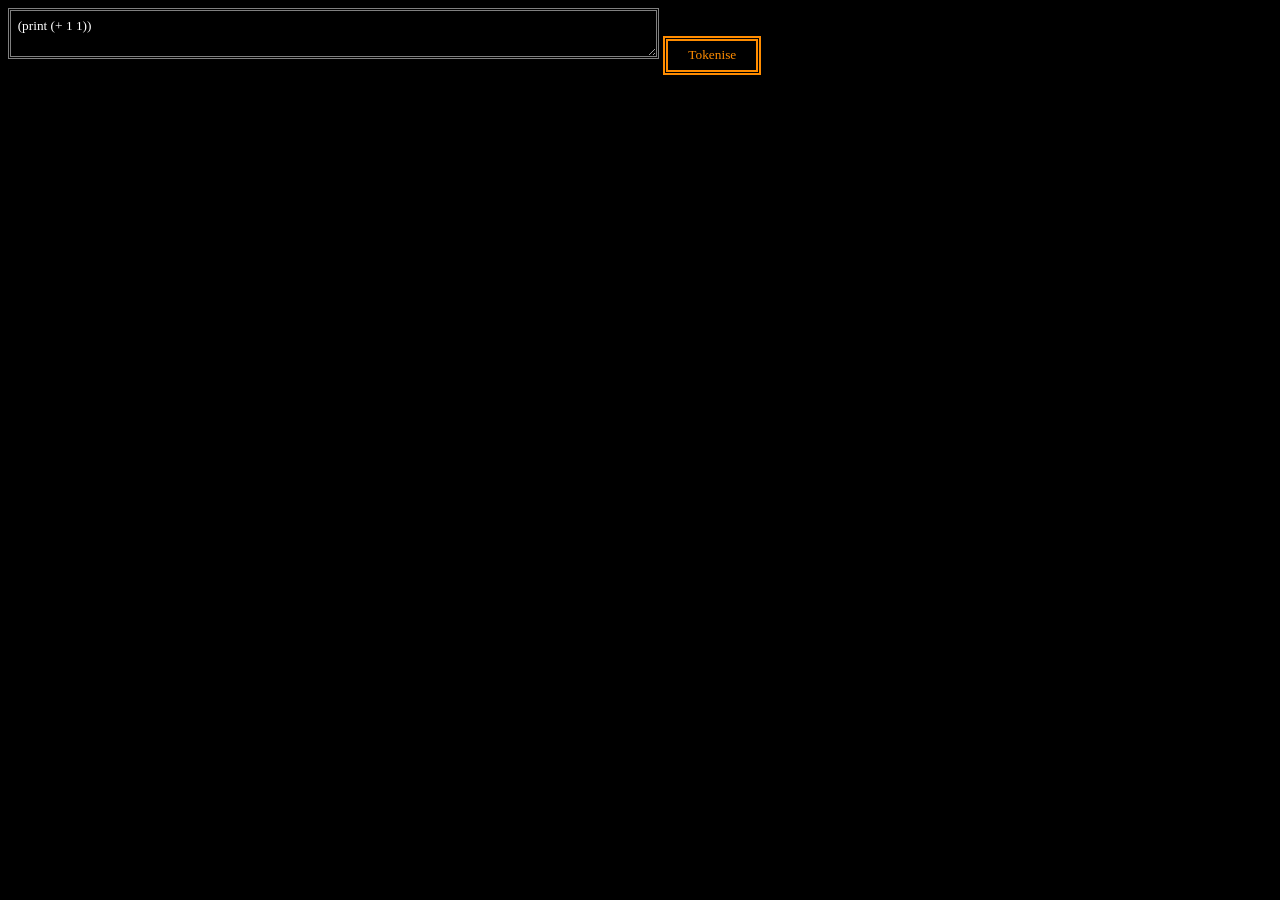
<file: index.html>
<!DOCTYPE html>
<html>
  <head>
    <link rel="stylesheet" href="styles.css" />
  </head>
  <body>
    <textarea id="input">(print (+ 1 1))</textarea>
    
    <button id="tokenise">Tokenise</button>
    
    <script src="script.js"></script>
  </body>
</html>
</file>
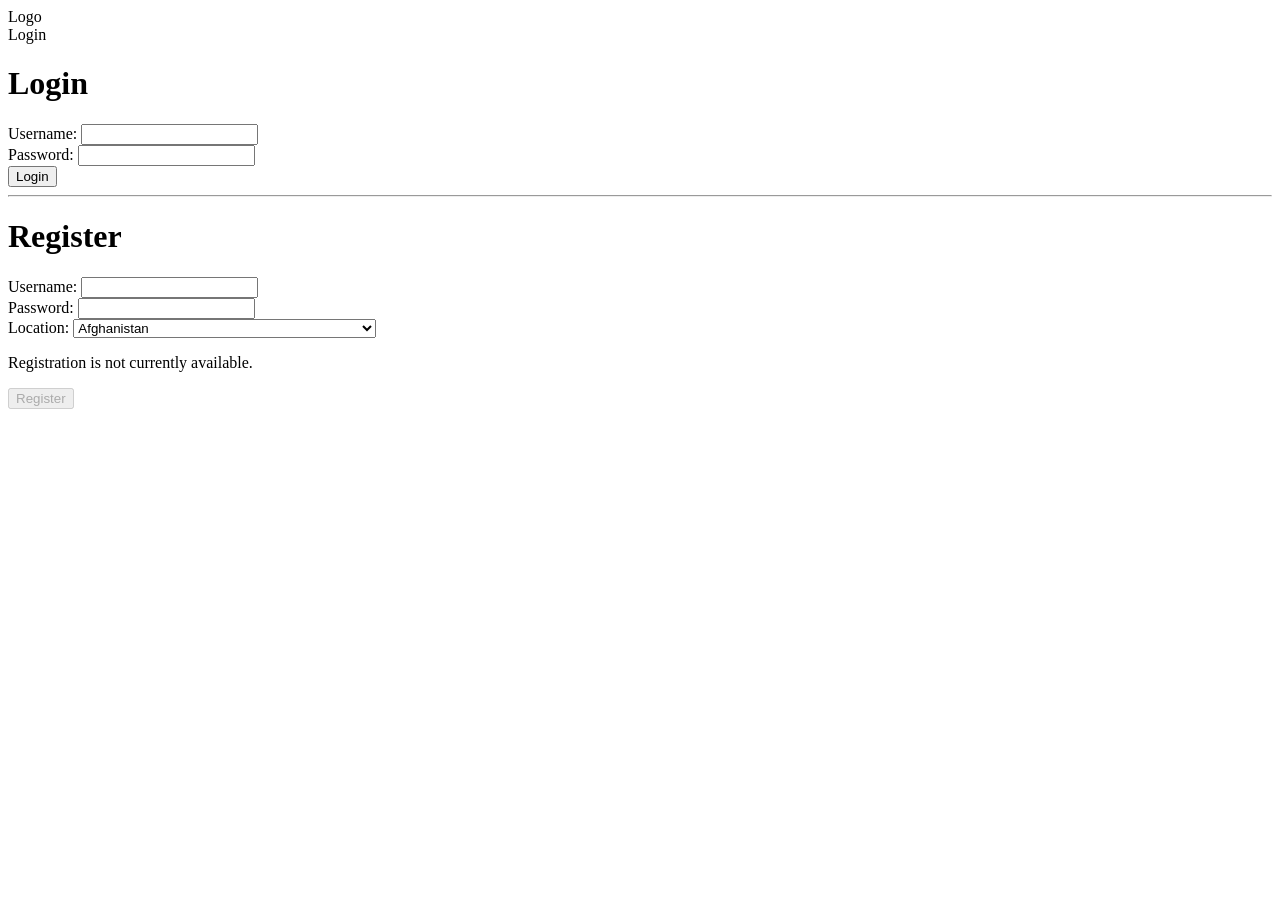
<file: login/index.html>
<!DOCTYPE html>
<html lang="en">
  <head>
    <meta name="viewport" content="width=device-width" />
    <meta name="title" content="Login" />
    <meta name="description" content="Login" />

    <!-- <link rel="stylesheet" href="styles.css" /> -->
  </head>
  <body>
    <header>
      <div>Logo</div>
      <div>Login</div>
    </header>
    <main>
      <h1>Login</h1>
      
      <div>
        <label for="username">Username:</label>
        <input type="text" id="username" />
      </div>
      <div>
        <label for="password">Password:</label>
        <input type="password" id="password" />
      </div>
      <div>
        <button>Login</button>
      </div>
      
      <hr>
      
      <h1>Register</h1>
      
      <div>
        <label for="reg-username">Username:</label>
        <input type="text" id="reg-username" />
      </div>
      <div>
        <label for="reg-password">Password:</label>
        <input type="password" id="reg-password" />
      </div>
      <div>
        <label for="reg-location">Location:</label>
        <select id="reg-location">
        	<option value="AF">Afghanistan</option>
        	<option value="AX">Åland Islands</option>
        	<option value="AL">Albania</option>
        	<option value="DZ">Algeria</option>
        	<option value="AS">American Samoa</option>
        	<option value="AD">Andorra</option>
        	<option value="AO">Angola</option>
        	<option value="AI">Anguilla</option>
        	<option value="AQ">Antarctica</option>
        	<option value="AG">Antigua and Barbuda</option>
        	<option value="AR">Argentina</option>
        	<option value="AM">Armenia</option>
        	<option value="AW">Aruba</option>
        	<option value="AU">Australia</option>
        	<option value="AT">Austria</option>
        	<option value="AZ">Azerbaijan</option>
        	<option value="BS">Bahamas</option>
        	<option value="BH">Bahrain</option>
        	<option value="BD">Bangladesh</option>
        	<option value="BB">Barbados</option>
        	<option value="BY">Belarus</option>
        	<option value="BE">Belgium</option>
        	<option value="BZ">Belize</option>
        	<option value="BJ">Benin</option>
        	<option value="BM">Bermuda</option>
        	<option value="BT">Bhutan</option>
        	<option value="BO">Bolivia, Plurinational State of</option>
        	<option value="BQ">Bonaire, Sint Eustatius and Saba</option>
        	<option value="BA">Bosnia and Herzegovina</option>
        	<option value="BW">Botswana</option>
        	<option value="BV">Bouvet Island</option>
        	<option value="BR">Brazil</option>
        	<option value="IO">British Indian Ocean Territory</option>
        	<option value="BN">Brunei Darussalam</option>
        	<option value="BG">Bulgaria</option>
        	<option value="BF">Burkina Faso</option>
        	<option value="BI">Burundi</option>
        	<option value="KH">Cambodia</option>
        	<option value="CM">Cameroon</option>
        	<option value="CA">Canada</option>
        	<option value="CV">Cape Verde</option>
        	<option value="KY">Cayman Islands</option>
        	<option value="CF">Central African Republic</option>
        	<option value="TD">Chad</option>
        	<option value="CL">Chile</option>
        	<option value="CN">China</option>
        	<option value="CX">Christmas Island</option>
        	<option value="CC">Cocos (Keeling) Islands</option>
        	<option value="CO">Colombia</option>
        	<option value="KM">Comoros</option>
        	<option value="CG">Congo</option>
        	<option value="CD">Congo, the Democratic Republic of the</option>
        	<option value="CK">Cook Islands</option>
        	<option value="CR">Costa Rica</option>
        	<option value="CI">Côte d'Ivoire</option>
        	<option value="HR">Croatia</option>
        	<option value="CU">Cuba</option>
        	<option value="CW">Curaçao</option>
        	<option value="CY">Cyprus</option>
        	<option value="CZ">Czech Republic</option>
        	<option value="DK">Denmark</option>
        	<option value="DJ">Djibouti</option>
        	<option value="DM">Dominica</option>
        	<option value="DO">Dominican Republic</option>
        	<option value="EC">Ecuador</option>
        	<option value="EG">Egypt</option>
        	<option value="SV">El Salvador</option>
        	<option value="GQ">Equatorial Guinea</option>
        	<option value="ER">Eritrea</option>
        	<option value="EE">Estonia</option>
        	<option value="ET">Ethiopia</option>
        	<option value="FK">Falkland Islands (Malvinas)</option>
        	<option value="FO">Faroe Islands</option>
        	<option value="FJ">Fiji</option>
        	<option value="FI">Finland</option>
        	<option value="FR">France</option>
        	<option value="GF">French Guiana</option>
        	<option value="PF">French Polynesia</option>
        	<option value="TF">French Southern Territories</option>
        	<option value="GA">Gabon</option>
        	<option value="GM">Gambia</option>
        	<option value="GE">Georgia</option>
        	<option value="DE">Germany</option>
        	<option value="GH">Ghana</option>
        	<option value="GI">Gibraltar</option>
        	<option value="GR">Greece</option>
        	<option value="GL">Greenland</option>
        	<option value="GD">Grenada</option>
        	<option value="GP">Guadeloupe</option>
        	<option value="GU">Guam</option>
        	<option value="GT">Guatemala</option>
        	<option value="GG">Guernsey</option>
        	<option value="GN">Guinea</option>
        	<option value="GW">Guinea-Bissau</option>
        	<option value="GY">Guyana</option>
        	<option value="HT">Haiti</option>
        	<option value="HM">Heard Island and McDonald Islands</option>
        	<option value="VA">Holy See (Vatican City State)</option>
        	<option value="HN">Honduras</option>
        	<option value="HK">Hong Kong</option>
        	<option value="HU">Hungary</option>
        	<option value="IS">Iceland</option>
        	<option value="IN">India</option>
        	<option value="ID">Indonesia</option>
        	<option value="IR">Iran, Islamic Republic of</option>
        	<option value="IQ">Iraq</option>
        	<option value="IE">Ireland</option>
        	<option value="IM">Isle of Man</option>
        	<option value="IL">Israel</option>
        	<option value="IT">Italy</option>
        	<option value="JM">Jamaica</option>
        	<option value="JP">Japan</option>
        	<option value="JE">Jersey</option>
        	<option value="JO">Jordan</option>
        	<option value="KZ">Kazakhstan</option>
        	<option value="KE">Kenya</option>
        	<option value="KI">Kiribati</option>
        	<option value="KP">Korea, Democratic People's Republic of</option>
        	<option value="KR">Korea, Republic of</option>
        	<option value="KW">Kuwait</option>
        	<option value="KG">Kyrgyzstan</option>
        	<option value="LA">Lao People's Democratic Republic</option>
        	<option value="LV">Latvia</option>
        	<option value="LB">Lebanon</option>
        	<option value="LS">Lesotho</option>
        	<option value="LR">Liberia</option>
        	<option value="LY">Libya</option>
        	<option value="LI">Liechtenstein</option>
        	<option value="LT">Lithuania</option>
        	<option value="LU">Luxembourg</option>
        	<option value="MO">Macao</option>
        	<option value="MK">Macedonia, the former Yugoslav Republic of</option>
        	<option value="MG">Madagascar</option>
        	<option value="MW">Malawi</option>
        	<option value="MY">Malaysia</option>
        	<option value="MV">Maldives</option>
        	<option value="ML">Mali</option>
        	<option value="MT">Malta</option>
        	<option value="MH">Marshall Islands</option>
        	<option value="MQ">Martinique</option>
        	<option value="MR">Mauritania</option>
        	<option value="MU">Mauritius</option>
        	<option value="YT">Mayotte</option>
        	<option value="MX">Mexico</option>
        	<option value="FM">Micronesia, Federated States of</option>
        	<option value="MD">Moldova, Republic of</option>
        	<option value="MC">Monaco</option>
        	<option value="MN">Mongolia</option>
        	<option value="ME">Montenegro</option>
        	<option value="MS">Montserrat</option>
        	<option value="MA">Morocco</option>
        	<option value="MZ">Mozambique</option>
        	<option value="MM">Myanmar</option>
        	<option value="NA">Namibia</option>
        	<option value="NR">Nauru</option>
        	<option value="NP">Nepal</option>
        	<option value="NL">Netherlands</option>
        	<option value="NC">New Caledonia</option>
        	<option value="NZ">New Zealand</option>
        	<option value="NI">Nicaragua</option>
        	<option value="NE">Niger</option>
        	<option value="NG">Nigeria</option>
        	<option value="NU">Niue</option>
        	<option value="NF">Norfolk Island</option>
        	<option value="MP">Northern Mariana Islands</option>
        	<option value="NO">Norway</option>
        	<option value="OM">Oman</option>
        	<option value="PK">Pakistan</option>
        	<option value="PW">Palau</option>
        	<option value="PS">Palestinian Territory, Occupied</option>
        	<option value="PA">Panama</option>
        	<option value="PG">Papua New Guinea</option>
        	<option value="PY">Paraguay</option>
        	<option value="PE">Peru</option>
        	<option value="PH">Philippines</option>
        	<option value="PN">Pitcairn</option>
        	<option value="PL">Poland</option>
        	<option value="PT">Portugal</option>
        	<option value="PR">Puerto Rico</option>
        	<option value="QA">Qatar</option>
        	<option value="RE">Réunion</option>
        	<option value="RO">Romania</option>
        	<option value="RU">Russian Federation</option>
        	<option value="RW">Rwanda</option>
        	<option value="BL">Saint Barthélemy</option>
        	<option value="SH">Saint Helena, Ascension and Tristan da Cunha</option>
        	<option value="KN">Saint Kitts and Nevis</option>
        	<option value="LC">Saint Lucia</option>
        	<option value="MF">Saint Martin (French part)</option>
        	<option value="PM">Saint Pierre and Miquelon</option>
        	<option value="VC">Saint Vincent and the Grenadines</option>
        	<option value="WS">Samoa</option>
        	<option value="SM">San Marino</option>
        	<option value="ST">Sao Tome and Principe</option>
        	<option value="SA">Saudi Arabia</option>
        	<option value="SN">Senegal</option>
        	<option value="RS">Serbia</option>
        	<option value="SC">Seychelles</option>
        	<option value="SL">Sierra Leone</option>
        	<option value="SG">Singapore</option>
        	<option value="SX">Sint Maarten (Dutch part)</option>
        	<option value="SK">Slovakia</option>
        	<option value="SI">Slovenia</option>
        	<option value="SB">Solomon Islands</option>
        	<option value="SO">Somalia</option>
        	<option value="ZA">South Africa</option>
        	<option value="GS">South Georgia and the South Sandwich Islands</option>
        	<option value="SS">South Sudan</option>
        	<option value="ES">Spain</option>
        	<option value="LK">Sri Lanka</option>
        	<option value="SD">Sudan</option>
        	<option value="SR">Suriname</option>
        	<option value="SJ">Svalbard and Jan Mayen</option>
        	<option value="SZ">Swaziland</option>
        	<option value="SE">Sweden</option>
        	<option value="CH">Switzerland</option>
        	<option value="SY">Syrian Arab Republic</option>
        	<option value="TW">Taiwan, Province of China</option>
        	<option value="TJ">Tajikistan</option>
        	<option value="TZ">Tanzania, United Republic of</option>
        	<option value="TH">Thailand</option>
        	<option value="TL">Timor-Leste</option>
        	<option value="TG">Togo</option>
        	<option value="TK">Tokelau</option>
        	<option value="TO">Tonga</option>
        	<option value="TT">Trinidad and Tobago</option>
        	<option value="TN">Tunisia</option>
        	<option value="TR">Turkey</option>
        	<option value="TM">Turkmenistan</option>
        	<option value="TC">Turks and Caicos Islands</option>
        	<option value="TV">Tuvalu</option>
        	<option value="UG">Uganda</option>
        	<option value="UA">Ukraine</option>
        	<option value="AE">United Arab Emirates</option>
        	<option value="GB">United Kingdom</option>
        	<option value="US">United States</option>
        	<option value="UM">United States Minor Outlying Islands</option>
        	<option value="UY">Uruguay</option>
        	<option value="UZ">Uzbekistan</option>
        	<option value="VU">Vanuatu</option>
        	<option value="VE">Venezuela, Bolivarian Republic of</option>
        	<option value="VN">Viet Nam</option>
        	<option value="VG">Virgin Islands, British</option>
        	<option value="VI">Virgin Islands, U.S.</option>
        	<option value="WF">Wallis and Futuna</option>
        	<option value="EH">Western Sahara</option>
        	<option value="YE">Yemen</option>
        	<option value="ZM">Zambia</option>
        	<option value="ZW">Zimbabwe</option>
        </select>
      </div>
      <p>Registration is not currently available.</p>
      <div>
        <button disabled="true">Register</button>
      </div>
    </main>
  </body>
</html>
</file>
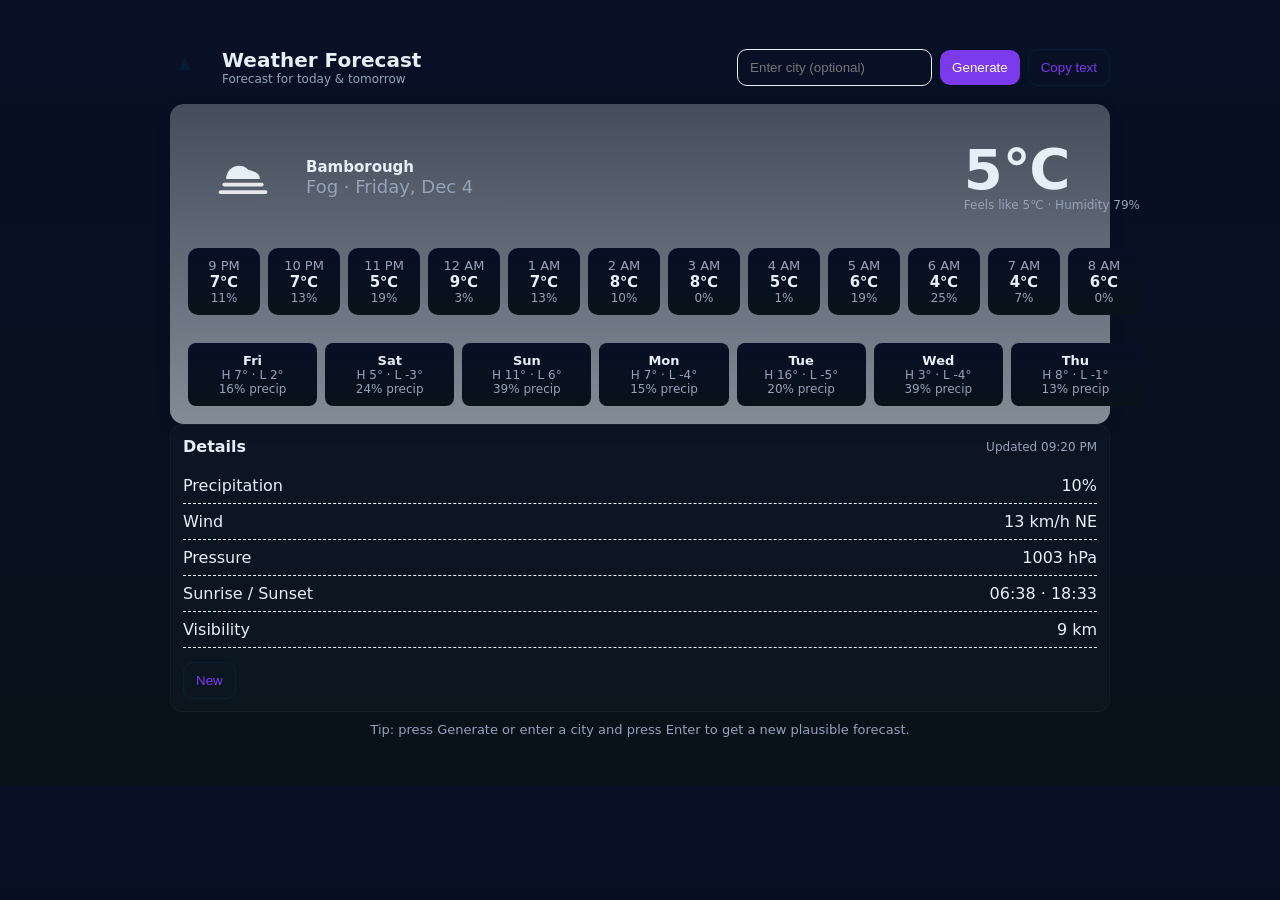
<file: 48c405b0-0903-4830-81fd-2a567511e429/4fe42a00-baf2-4590-bb5c-2c22295f083a/29b87a53-0b7a-4a0c-b9ea-46f86d996eb2.html>
<!doctype html>
<html lang="en">
<head>
  <meta charset="utf-8" />
  <meta name="viewport" content="width=device-width,initial-scale=1" />
  <title>Random Weather — Forecast Simulator</title>
  <style>
    :root{--bg:#0f1724;--card:#0b1220;--muted:#94a3b8;--accent:#7c3aed;}
    *{box-sizing:border-box}
    body{font-family:Inter, ui-sans-serif, system-ui, -apple-system, 'Segoe UI', Roboto, 'Helvetica Neue', Arial; margin:0; color:#e6eef8;background:linear-gradient(180deg,#071025 0%, #08121a 100%);}
    .app{max-width:980px;margin:28px auto;padding:20px}
    header{display:flex;align-items:center;gap:16px}
    h1{font-size:20px;margin:0}
    .controls{margin-left:auto;display:flex;gap:8px;align-items:center}
    input[type="text"]{padding:10px 12px;border-radius:10px;border:1px solid #e6eef6;background:#fffborder:1px solid rgba(255,255,255,0.04);background:transparent;color:inherit;min-width:160px}
    button{background:var(--accent);color:#fff;border:none;padding:10px 12px;border-radius:10px;cursor:pointer}
    button.secondary{background:transparent;color:var(--accent);border:1px solid rgba(3,105,161,0.12)}

    .card{background:var(--card);border-radius:14px;padding:18px;margin-top:18px;box-shadow:0 6px 18px rgba(2,6,23,0.06);display:grid;grid-template-columns:1fr 320px;gap:18px}
    .main-forecast{display:flex;flex-direction:column;gap:8px}
    .current{display:flex;align-items:center;gap:18px}
    .temp{font-size:56px;font-weight:600;line-height:1}
    .condition{font-size:18px;color:var(--muted)}
    .meta{display:flex;gap:12px;color:var(--muted);font-size:13px;flex-wrap:wrap}
    .icon-wrap{width:110px;height:110px;display:flex;align-items:center;justify-content:center;border-radius:16px}
    .hourly{margin-top:8px;display:flex;gap:8px;overflow:auto;padding-bottom:8px}
    .hour{min-width:72px;color:#e6eef8;background:linear-gradient(180deg,#071025 0%, #08121a 100%);border-radius:10px;padding:10px;text-align:center}
    .hour .h{font-size:13px;color:var(--muted)}
    .hour .t{font-weight:600;font-size:15px}

    .side{padding:12px;border-radius:12px;background:rgba(255,255,255,0.02);border:1px solid rgba(255,255,255,0.03);height:100%}
    .detail{display:flex;justify-content:space-between;padding:8px 0;border-bottom:1px dashed #eef6ff}
    footer{margin-top:14px;display:flex;gap:8px;align-items:center;justify-content:space-between}

    .daily{display:grid;grid-template-columns:repeat(7,1fr);gap:8px;margin-top:12px;}
    .day{color:#e6eef8;background:linear-gradient(180deg,#071025 0%, #08121a 100%);border-radius:8px;padding:10px;text-align:center;font-size:13px}

    .share{display:flex;gap:8px}
    .small{font-size:12px;color:var(--muted)}

    /* backgrounds per condition */
    .bg-clear{background:linear-gradient(180deg,#fff9e644,#e6f6ff88)}
    .bg-clouds{background:linear-gradient(180deg,#f0f3f744,#eef6ff88)}
    .bg-rain{background:linear-gradient(180deg,#eef6fb44,#e6f3ff88)}
    .bg-snow{background:linear-gradient(180deg,#f7fbff44,#f0f6fb88)}

    @media (max-width:880px){
      .card{grid-template-columns:1fr}
      .side{order:3}
      .daily{grid-template-columns:repeat(4,1fr)}
    }
  </style>
</head>
<body>
  <div class="app">
    <header>
      <svg width="36" height="36" viewBox="0 0 24 24" fill="none" aria-hidden><path d="M6 14l4-8 4 8H6z" fill="#0369a1" opacity="0.12"/></svg>
      <div>
        <h1>Weather Forecast</h1>
        <div class="small">Forecast for today & tomorrow</div>
      </div>

      <div class="controls">
        <input id="locationInput" type="text" placeholder="Enter city (optional)" aria-label="location input" />
        <button id="generateBtn">Generate</button>
        <button id="copyBtn" class="secondary">Copy text</button>
      </div>
    </header>

    <div id="forecastCard" class="card bg-clear" role="region" aria-live="polite">
      <section class="main-forecast" style="width:100%;">
        <div class="current">
          <div>
            <div style="display:flex;gap:8px;align-items:center">
              <div class="icon-wrap" id="bigIcon" aria-hidden></div>
              <div>
                <div id="loc" style="font-weight:700;font-size:15px">Somewhere</div>
                <div class="condition" id="condition">Partly cloudy · Today</div>
              </div>
            </div>
          </div>

          <div style="margin-left:auto;text-align:left">
            <div class="temp" id="temp">21℃</div>
            <div style="margin-left:auto;text-align:left" class="small" id="feels">Feels like 20℃ ·m dity 55%</div>
          </div>
        </div>

        <div class="hourly" id="hourly"></div>

        <div class="daily" id="daily"></div>
      </section>
      
    </div>
    <aside class="side">
        <div style="display:flex;justify-content:space-between;align-items:center">
          <div style="font-weight:600">Details</div>
          <div class="small" id="updated">Updated just now</div>
        </div>

        <div style="margin-top:12px">
          <div class="detail"><div>Precipitation</div><div id="precip">0%</div></div>
          <div class="detail"><div>Wind</div><div id="wind">5 km/h S</div></div>
          <div class="detail"><div>Pressure</div><div id="pressure">1016 hPa</div></div>
          <div class="detail"><div>Sunrise / Sunset</div><div id="sun">06:14 · 18:09</div></div>
          <div class="detail"><div>Visibility</div><div id="vis">10 km</div></div>
        </div>

        <footer>
          <div class="share">
            <button id="regenSmall" class="secondary">New</button>
          </div>
        </footer>
      </aside>

    <div style="margin-top:10px;text-align:center;color:var(--muted);font-size:13px">Tip: press Generate or enter a city and press Enter to get a new plausible forecast.</div>
  </div>

<script>
(function(){
  // Helper random
  function rand(min,max){return Math.floor(Math.random()*(max-min+1))+min}
  function pick(arr){return arr[Math.floor(Math.random()*arr.length)]}
  function pad(n){return n<10?('0'+n):n}

  const conditions = [
    {id:'Clear', icon:sunIcon, bg:'bg-clear', ranges:{temp:[18,34],precip:[0,5]}},
    {id:'Partly Cloudy', icon:partlyIcon, bg:'bg-clouds', ranges:{temp:[12,28],precip:[0,10]}},
    {id:'Cloudy', icon:cloudIcon, bg:'bg-clouds', ranges:{temp:[5,22],precip:[0,20]}},
    {id:'Light Rain', icon:rainIcon, bg:'bg-rain', ranges:{temp:[8,19],precip:[30,70]}},
    {id:'Heavy Rain', icon:rainIcon, bg:'bg-rain', ranges:{temp:[6,16],precip:[60,95]}},
    {id:'Thunderstorm', icon:stormIcon, bg:'bg-rain', ranges:{temp:[18,30],precip:[50,90]}},
    {id:'Snow', icon:snowIcon, bg:'bg-snow', ranges:{temp:[-10,2],precip:[40,90]}},
    {id:'Fog', icon:fogIcon, bg:'bg-clouds', ranges:{temp:[0,12],precip:[0,20]}}
  ];

  const windDirs = ['N','NNE','NE','ENE','E','ESE','SE','SSE','S','SSW','SW','WSW','W','WNW','NW','NNW'];

  const el = {
    loc: document.getElementById('loc'),
    condition: document.getElementById('condition'),
    temp: document.getElementById('temp'),
    feels: document.getElementById('feels'),
    hourly: document.getElementById('hourly'),
    daily: document.getElementById('daily'),
    bigIcon: document.getElementById('bigIcon'),
    precip: document.getElementById('precip'),
    wind: document.getElementById('wind'),
    pressure: document.getElementById('pressure'),
    sun: document.getElementById('sun'),
    vis: document.getElementById('vis'),
    updated: document.getElementById('updated'),
    card: document.getElementById('forecastCard'),
    locationInput: document.getElementById('locationInput')
  };

  document.getElementById('generateBtn').addEventListener('click', gen);
  document.getElementById('regenSmall').addEventListener('click', gen);
  document.getElementById('copyBtn').addEventListener('click', copyText);
  el.locationInput.addEventListener('keydown', function(e){ if(e.key==='Enter') gen(); });

  function gen(){
    const customLoc = el.locationInput.value.trim();
    const now = new Date();

    // pick condition, but bias by month for plausibility
    const month = now.getMonth(); //0-11
    // Simple seasonal bias for snow in winter months
    let pool = conditions.slice();
    if(month>=11||month<=1){ // dec-jan-feb
      pool = pool.filter(c=>c.id==='Snow'||c.id==='Cloudy'||c.id==='Light Rain'||c.id==='Partly Cloudy' || c.id==='Fog');
    } else if(month>=5 && month<=8){ // summer
      pool = pool.filter(c=>c.id!=='Snow');
    }
    const cond = pick(pool);

    // temperature range
    const tMin = cond.ranges.temp[0];
    const tMax = cond.ranges.temp[1];
    const temperature = rand(tMin,tMax);
    const feelsLike = temperature + (rand(-2,2));

    // precip chance
    const precip = rand(cond.ranges.precip[0], cond.ranges.precip[1]);

    // wind
    const windSpd = rand(0,40);
    const windDir = pick(windDirs);

    // pressure & visibility
    const pressure = rand(990,1035);
    const visKm = (precip>60)? rand(1,6) : rand(7,20);

    // sunrise/sunset estimation (simple)
    const sunriseHour = rand(5,7);
    const sunsetHour = rand(17,20);
    const sunrise = pad(sunriseHour) + ':' + pad(rand(0,59));
    const sunset = pad(sunsetHour) + ':' + pad(rand(0,59));

    // hourly timeline (next 12 hours)
    const hours = [];
    for(let i=0;i<12;i++){
      const d = new Date(now.getTime() + i*60*60*1000);
      const label = (d.getHours()===0)?'12 AM':(d.getHours()<12?d.getHours()+' AM':(d.getHours()===12?'12 PM':(d.getHours()-12)+' PM'));
      // small variance by hour
      const t = Math.round(temperature + (Math.sin(i/3)*2) + rand(-1,2));
      const p = Math.max(0, Math.min(100, Math.round(precip + rand(-15,15))));
      const iconChoice = (p>60)?'Rain':(cond.id==='Snow'?'Snow':(p>25?'Rain':cond.id));
      hours.push({label:label,temp:t,precip:p,icon:iconChoice});
    }

    // 7-day forecast
    const days = [];
    const dayNames = ['Sun','Mon','Tue','Wed','Thu','Fri','Sat'];
    for(let d=0; d<7; d++){
      const date = new Date(now.getTime() + d*24*60*60*1000);
      const name = dayNames[date.getDay()];
      const high = rand(tMin+2, tMax+4);
      const low = rand(Math.max(-20,tMin-6), high-4);
      const p = rand(Math.max(0,precip-20), Math.min(100, precip+30));
      days.push({name,high,low,precip:p});
    }

    // update DOM
    el.loc.textContent = customLoc || pick(["['Bradford','Ballater','Wheldrake','Baerney','Kamouraska','Bailymena','Falkirk','Aeredale','Satbury','Armskirk','Nantwich','Kirkwall','Romsey','Kilmarnock']","Norbury","Dry Gulch","Bamburgh","Accreton","Foolshope","Haling Cove","Martslock","Graycott","Clare View Point","Helmfirth","Llyn","Davenport","Dungannon","Orrinshire","Helmfirth","Bamborough","Glaenarm","Eastcliff","Onryx","Dunwich","Everton","Moressley","Holmfirth","Banrockburn","Fanfoss"]);
    el.condition.textContent = cond.id + ' · ' + now.toLocaleDateString(undefined,{weekday:'long', month:'short', day:'numeric'});
    el.temp.textContent = temperature + '℃';
    el.feels.textContent = 'Feels like ' + feelsLike + '℃ · Humidity ' + rand(30,94) + '%';

    // big icon
    el.bigIcon.innerHTML = cond.icon(60);

    // style background
    el.card.className = 'card ' + cond.bg;

    // hourly
    el.hourly.innerHTML = '';
    hours.forEach(h=>{
      const div = document.createElement('div'); div.className='hour';
      div.innerHTML = `<div class="h">${h.label}</div><div class="t">${h.temp}℃</div><div class="small">${h.precip}%</div>`;
      el.hourly.appendChild(div);
    });

    // daily
    el.daily.innerHTML = '';
    days.forEach(d=>{
      const div = document.createElement('div'); div.className='day';
      div.innerHTML = `<div style="font-weight:600">${d.name}</div><div class="small">H ${d.high}° · L ${d.low}°</div><div class="small">${d.precip}% precip</div>`;
      el.daily.appendChild(div);
    });

    el.precip.textContent = precip + '%';
    el.wind.textContent = windSpd + ' km/h ' + windDir;
    el.pressure.textContent = pressure + ' hPa';
    el.sun.textContent = sunrise + ' · ' + sunset;
    el.vis.textContent = visKm + ' km';
    el.updated.textContent = 'Updated ' + now.toLocaleTimeString([], {hour:'2-digit',minute:'2-digit'});

    // store current forecast for copy/export
    window._currentForecast = {location:el.loc.textContent, condition:cond.id, temp:temperature, feelsLike, precip, wind:
      {speed:windSpd, dir:windDir}, pressure, sunrise, sunset, visibility:visKm, hourly:hours, daily:days, timestamp: now.toISOString() };
  }

  function copyText(){
    if(!window._currentForecast) return gen();
    const f = window._currentForecast;
    const text = `${f.location} — ${f.condition}\n${f.temp} (Feels like ${f.feelsLike})\nPrecip ${f.precip}% · Wind ${f.wind.speed} ${f.wind.dir} · ${f.pressure} hPa\nUpdated: ${new Date(f.timestamp).toLocaleString()}`;
    navigator.clipboard?.writeText(text).then(()=>{
      const cb = document.getElementById('copyBtn');
      const old = cb.textContent; cb.textContent='Copied!'; setTimeout(()=>cb.textContent=old,1200);
    }).catch(()=>alert(text));
  }

  // icon functions (SVG strings)
  function sunIcon(size){return `
    <svg width="${size}" height="${size}" viewBox="0 0 24 24" fill="none" aria-hidden>
      <circle cx="12" cy="12" r="4.2" fill="#FDBA74" />
      <g stroke="#FDBA74" stroke-width="1.2" stroke-linecap="round">
        <path d="M12 1.8v2.4"/>
        <path d="M12 19.8v2.4"/>
        <path d="M4.2 4.2l1.7 1.7"/>
        <path d="M18.1 18.1l1.7 1.7"/>
        <path d="M1.8 12h2.4"/>
        <path d="M19.8 12h2.4"/>
        <path d="M4.2 19.8l1.7-1.7"/>
        <path d="M18.1 5.9l1.7-1.7"/>
      </g>
    </svg>`}

  function partlyIcon(size){return `
    <svg width="${size}" height="${size}" viewBox="0 0 64 64" fill="none" aria-hidden>
      <g>
        <ellipse cx="20" cy="20" rx="8" ry="8" fill="#FFD166" />
        <path d="M10 36c0-6 5-11 11-11h8c6 0 11 5 11 11v2H10v-2z" fill="#E6EEF6" />
      </g>
    </svg>`}

  function cloudIcon(size){return `
    <svg width="${size}" height="${size}" viewBox="0 0 24 24" fill="none" aria-hidden>
      <path d="M20 17H7a4 4 0 010-8 5 5 0 019.9 1A3.5 3.5 0 0120 17z" fill="#CBD5E1" />
    </svg>`}

  function rainIcon(size){return `
    <svg width="${size}" height="${size}" viewBox="0 0 24 24" fill="none" aria-hidden>
      <path d="M20 16H6a4 4 0 010-8 5 5 0 019.9 1A3.5 3.5 0 0120 16z" fill="#94A3B8" />
      <path d="M8 18v2M12 18v3M16 18v2" stroke="#2563EB" stroke-linecap="round" stroke-width="1.4"/>
    </svg>`}

  function stormIcon(size){return `
    <svg width="${size}" height="${size}" viewBox="0 0 64 64" fill="none" aria-hidden>
      <path d="M10 34c0-8 6-14 14-14 4 0 7 1.6 9.5 4.2C40 26 46 28 46 34H10z" fill="#94A3B8"/>
      <path d="M30 38l-4 8h6l-2 6" fill="#F59E0B"/>
    </svg>`}

  function snowIcon(size){return `
    <svg width="${size}" height="${size}" viewBox="0 0 24 24" fill="none" aria-hidden>
      <path d="M20 16H7a4 4 0 010-8 5 5 0 119.9 1A3.5 3.5 0 0120 16z" fill="#C7E0F4" />
      <g stroke="#60A5FA" stroke-linecap="round" stroke-width="1.2">
        <path d="M8 19h0"/>
        <path d="M12 19h0"/>
        <path d="M16 19h0"/>
      </g>
    </svg>`}

  function fogIcon(size){return `
    <svg width="${size}" height="${size}" viewBox="0 0 64 64" fill="none" aria-hidden>
      <path d="M14 34c0-8 6-14 14-14 4 0 7 1.6 9.5 4.2C44 26 50 28 50 34H14z" fill="#E6EEF6"/>
      <rect x="10" y="38" width="44" height="4" rx="2" fill="#E5E7EB"/>
      <rect x="6" y="46" width="52" height="4" rx="2" fill="#E5E7EB"/>
    </svg>`}

  // initial generate
  gen();
})();
</script>
</body>
</html>
</file>
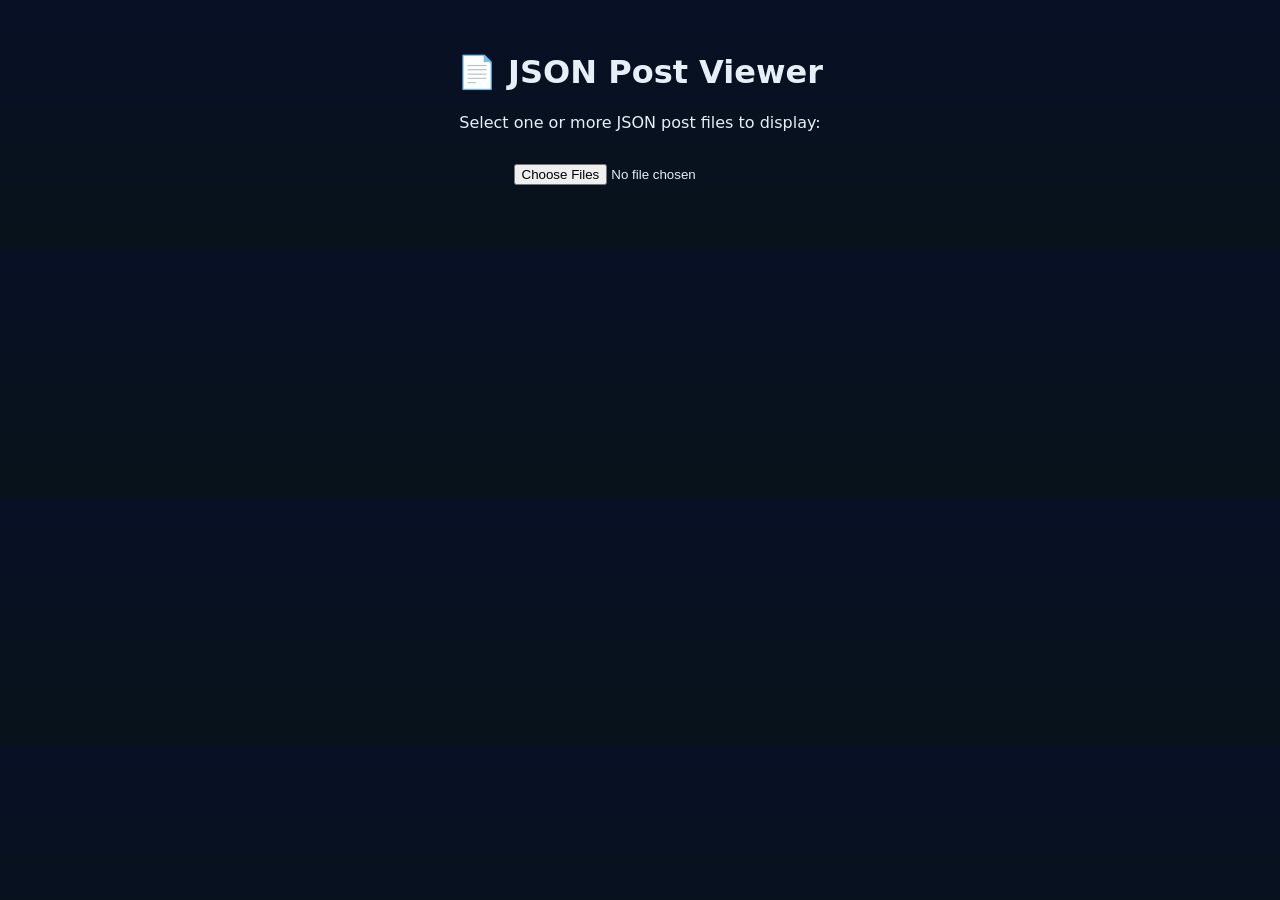
<file: 48c405b0-0903-4830-81fd-2a567511e429/a41a73a2-7aea-48b8-b156-1572fc3cd20f/3c57f5ea-4994-4bde-b950-fb8905abe49e.html>
<!DOCTYPE html>
<html lang="en">
<head>
  <meta charset="UTF-8" />
  <meta name="viewport" content="width=device-width, initial-scale=1.0" />
  <title>JSON Post Viewer</title>
  <style>
:root{
          --bg:#0f1724; --card:#0b1220; --muted:#94a3b8; --accent:#7c3aed; --radius:12px;
          --shadow: 0 6px 20px rgba(16,24,40,0.08);
        }
    body {
      font-family: system-ui, sans-serif;
      background: #f8fafc;
      margin: 0;
      padding: 2rem;
      color:#e6eef8;background:linear-gradient(180deg,#071025 0%, #08121a 100%);
    }

    header {
      text-align: center;
      margin-bottom: 2rem;
    }

    input[type="file"] {
      margin-top: 1rem;
    }

    .post {
      background:var(--card);
      border-radius: 1rem;
      box-shadow: 0 2px 6px rgba(0, 0, 0, 0.1);
      padding: 1.5rem;
      margin-bottom: 1.5rem;
      display: flex;
      flex-direction: column;
      gap: 1rem;
      transition: transform 0.15s ease;
    }

    .post:hover {
      transform: translateY(-2px);
    }

    .post-header {
      display: flex;
      align-items: center;
      gap: 0.75rem;
    }

    .avatar {
      width: 48px;
      height: 48px;
      border-radius: 50%;
      object-fit: cover;
      border: 2px solid #ccc;
    }

    .author {
      display: flex;
      flex-direction: column;
    }

    .author-name {
      font-weight: 600;
      font-size: 1rem;
      color:var(--muted)
    }

    .handle {
      color: #64748b;
      font-size: 0.875rem;
    }

    .content {
      font-size: 1rem;
      line-height: 1.5;
    }

    .images {
      display: flex;
      flex-wrap: wrap;
      gap: 0.5rem;
    }

    .images img {
      max-width: 100%;
      border-radius: 0.5rem;
      object-fit: cover;
    }

    .tags {
      display: flex;
      gap: 0.5rem;
      flex-wrap: wrap;
    }

    .tag {
      background: #e2e8f0;
      border-radius: 999px;
      padding: 0.25rem 0.75rem;
      font-size: 0.875rem;
      color: #334155;
    }

    .visibility {
      font-size: 0.75rem;
      color: #94a3b8;
      text-transform: uppercase;
      font-weight: 600;
    }

    .accent-bar {
      height: 4px;
      border-radius: 4px;
      margin-top: -1rem;
      margin-bottom: 0.5rem;
    }

  </style>
</head>
<body>
  <header>
    <h1>📄 JSON Post Viewer</h1>
    <p>Select one or more JSON post files to display:</p>
    <input type="file" id="fileInput" multiple accept=".json" />
  </header>

  <main id="postsContainer"></main>

  <script>
    const fileInput = document.getElementById("fileInput");
    const postsContainer = document.getElementById("postsContainer");

    fileInput.addEventListener("change", async (event) => {
      postsContainer.innerHTML = ""; // clear old posts
      const files = Array.from(event.target.files);

      for (const file of files) {
        try {
          const text = await file.text();
          const postData = JSON.parse(text);
          renderPost(postData);
        } catch (error) {
          console.error("Error parsing file:", file.name, error);
          const errorEl = document.createElement("div");
          errorEl.textContent = `⚠️ Error reading ${file.name}`;
          postsContainer.appendChild(errorEl);
        }
      }
    });

    function renderPost(post) {
      const postEl = document.createElement("div");
      postEl.className = "post";

      // Accent bar
      const accent = document.createElement("div");
      accent.className = "accent-bar";
      accent.style.background = post.color || "#0ea5a4";
      postEl.appendChild(accent);

      // Header
      const header = document.createElement("div");
      header.className = "post-header";
      header.innerHTML = `
        <img class="avatar" src="${post.avatarDataUrl || ""}" alt="Avatar" />
        <div class="author">
          <span class="author-name">${post.authorName || "Unknown"}</span>
          <span class="handle">@${post.handle || "unknown"}</span>
        </div>
      `;
      postEl.appendChild(header);

      // Content
      const content = document.createElement("div");
      content.className = "content";
      content.textContent = post.content || "";
      postEl.appendChild(content);

      // Images
      if (post.images && post.images.length > 0) {
        const imgContainer = document.createElement("div");
        imgContainer.className = "images";
        post.images.forEach((src) => {
          const img = document.createElement("img");
          img.src = src;
          imgContainer.appendChild(img);
        });
        postEl.appendChild(imgContainer);
      }

      // Tags
      if (post.tags && post.tags.length > 0) {
        const tagContainer = document.createElement("div");
        tagContainer.className = "tags";
        post.tags.forEach((tag) => {
          const tagEl = document.createElement("span");
          tagEl.className = "tag";
          tagEl.textContent = `#${tag}`;
          tagContainer.appendChild(tagEl);
        });
        postEl.appendChild(tagContainer);
      }

      // Visibility
      const visibility = document.createElement("div");
      visibility.className = "visibility";
      visibility.textContent = post.visibility || "public";
      postEl.appendChild(visibility);

      postsContainer.appendChild(postEl);
    }
  </script>
</body>
</html>
</file>
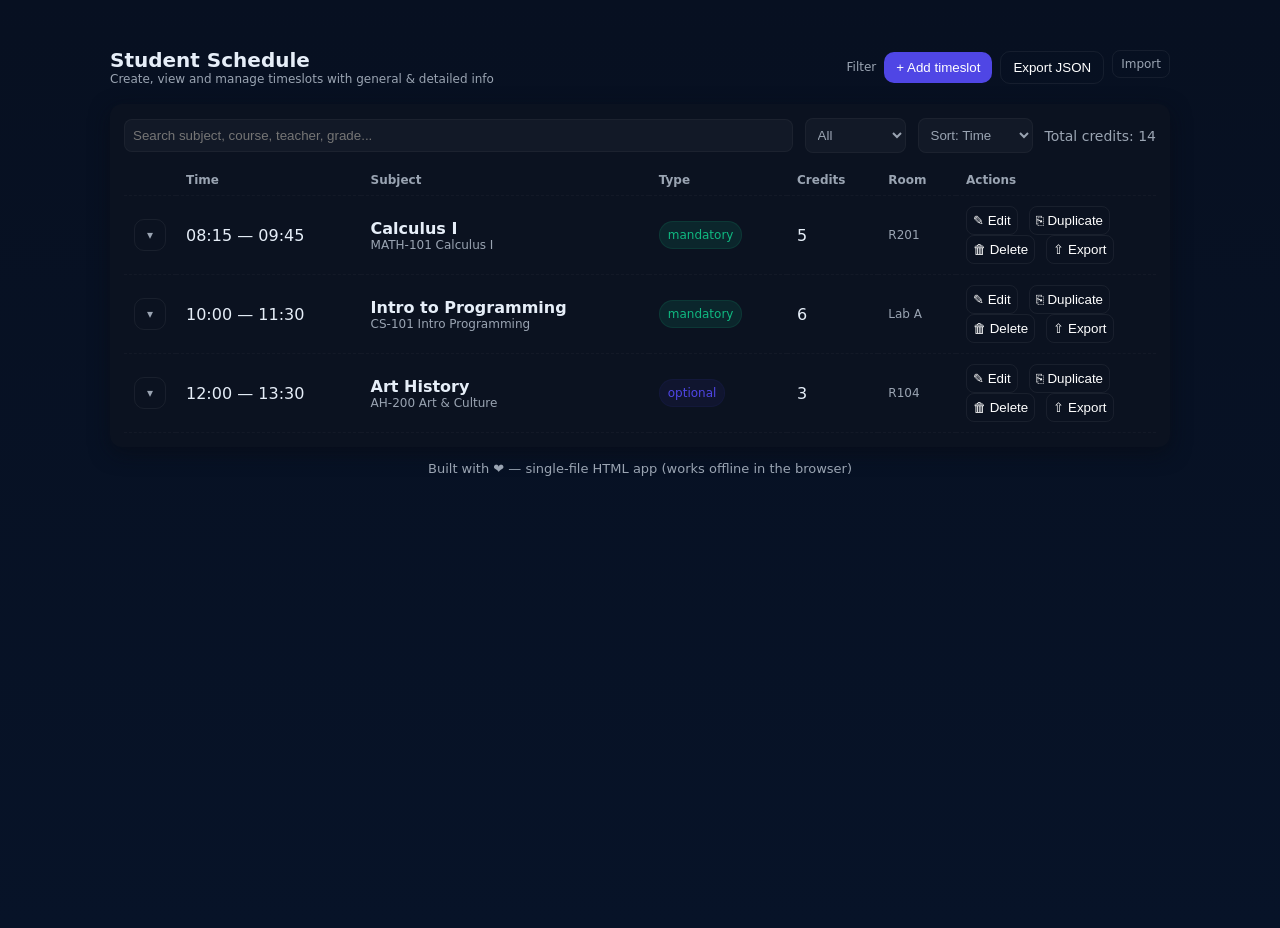
<file: 48c405b0-0903-4830-81fd-2a567511e429/a41a73a2-7aea-48b8-b156-1572fc3cd20f/5b81735c-46c3-4b4e-be80-f386d876b890.html>
<!doctype html>
<html lang="en">
<head>
  <meta charset="utf-8" />
  <meta name="viewport" content="width=device-width,initial-scale=1" />
  <title>Student Schedule — Single-file App</title>
  <style>
    :root{
      --bg:#0f172a; --card:#0b1220; --muted:#9aa4b2; --accent:#4f46e5; --success:#10b981; --danger:#ef4444;
      --glass: rgba(255,255,255,0.03);
      font-family: Inter, ui-sans-serif, system-ui, -apple-system, "Segoe UI", Roboto, "Helvetica Neue", Arial;
    }
    *{box-sizing:border-box}
    html,body{height:100%;margin:0;background:linear-gradient(180deg,#071021 0%, #071328 100%);color:#e6eef8}
    .app{max-width:1100px;margin:28px auto;padding:20px}
    header{display:flex;align-items:center;gap:16px;margin-bottom:18px}
    h1{font-size:20px;margin:0}
    .controls{margin-left:auto;display:flex;gap:8px;align-items:center}
    button{background:var(--accent);border:none;color:white;padding:8px 12px;border-radius:10px;cursor:pointer}
    .btn-ghost{background:transparent;border:1px solid rgba(255,255,255,0.06)}
    .card{background:var(--card);padding:14px;border-radius:12px;box-shadow:0 6px 20px rgba(8,12,20,0.6)}
    .toolbar{display:flex;gap:12px;align-items:center;margin-bottom:12px}
    input[type=search],select,input[type=number],input[type=text]{background:var(--glass);border:1px solid rgba(255,255,255,0.04);padding:8px;border-radius:8px;color:var(--muted)}

    table{width:100%;border-collapse:collapse}
    thead th{font-size:12px;text-align:left;padding:8px 10px;color:var(--muted);border-bottom:1px dashed rgba(255,255,255,0.03)}
    tbody td{padding:10px;border-bottom:1px dashed rgba(255,255,255,0.03)}
    .chip{display:inline-block;padding:6px 8px;border-radius:999px;font-size:12px}
    .chip.mandatory{background:rgba(16,185,129,0.12);color:var(--success);border:1px solid rgba(16,185,129,0.12)}
    .chip.optional{background:rgba(79,70,229,0.08);color:var(--accent);border:1px solid rgba(79,70,229,0.06)}
    .actions button{margin-right:6px;background:transparent;padding:6px;border-radius:8px}
    .small{font-size:12px;color:var(--muted)}

    .expand-row{background:linear-gradient(90deg, rgba(255,255,255,0.02), rgba(255,255,255,0.01));}
    .detail-grid{display:grid;grid-template-columns:1fr 1fr;gap:8px;padding:10px}
    label{display:block;font-size:12px;color:var(--muted);margin-bottom:6px}
    .form-row{display:flex;gap:8px}
    .modal{position:fixed;inset:0;display:flex;align-items:center;justify-content:center;background:linear-gradient(180deg, rgba(2,6,23,0.5), rgba(2,6,23,0.6));backdrop-filter:blur(4px)}
    .modal-card{width:720px;background:linear-gradient(180deg, #07122a 0%, #071028 100%);padding:16px;border-radius:12px}
    .form-grid{display:grid;grid-template-columns:1fr 1fr;gap:10px}
    .field{display:flex;flex-direction:column}
    textarea{min-height:72px;padding:8px;border-radius:6px;background:var(--glass);color:var(--muted);border:1px solid rgba(255,255,255,0.03)}

    .meta{display:flex;gap:10px;align-items:center}
    .totals{margin-left:auto;color:var(--muted);font-size:14px}
    .file{display:none}

    @media (max-width:820px){.form-grid{grid-template-columns:1fr}
      .modal-card{width:92%}}
  </style>
</head>
<body>
  <div class="app">
    <header>
      <div>
        <h1>Student Schedule</h1>
        <div class="small">Create, view and manage timeslots with general &amp; detailed info</div>
      </div>
      <div class="controls">
        <div class="meta small">
          <div>Filter</div>
        </div>
        <button id="btn-new">+ Add timeslot</button>
        <button id="btn-export" class="btn-ghost">Export JSON</button>
        <label class="btn-ghost" style="padding:6px 8px;border-radius:8px;cursor:pointer">
          Import
          <input id="file-import" class="file" type="file" accept="application/json" />
        </label>
      </div>
    </header>

    <section class="card">
      <div class="toolbar">
        <input id="search" type="search" placeholder="Search subject, course, teacher, grade..." style="flex:1" />
        <select id="filterType">
          <option value="all">All</option>
          <option value="mandatory">Mandatory</option>
          <option value="optional">Optional</option>
        </select>
        <select id="sortBy">
          <option value="time">Sort: Time</option>
          <option value="subject">Sort: Subject</option>
          <option value="credits">Sort: Credits</option>
        </select>
        <div class="totals small" id="totals">Total credits: 0</div>
      </div>

      <div style="overflow:auto;max-height:56vh">
        <table id="scheduleTable">
          <thead>
            <tr>
              <th style="width:36px"></th>
              <th>Time</th>
              <th>Subject</th>
              <th>Type</th>
              <th>Credits</th>
              <th>Room</th>
              <th style="width:200px">Actions</th>
            </tr>
          </thead>
          <tbody id="tbody"></tbody>
        </table>
      </div>
    </section>

    <!-- Modal for create/edit -->
    <div id="modal" style="display:none" class="modal" role="dialog" aria-modal="true">
      <div class="modal-card">
        <div style="display:flex;align-items:center;gap:10px;margin-bottom:8px">
          <h3 id="modalTitle" style="margin:0">Add timeslot</h3>
          <div style="margin-left:auto" class="small">Fields marked with * are required</div>
        </div>
        <form id="form">
          <div class="form-grid">
            <div class="field">
              <label>Start time *</label>
              <input required type="time" id="startTime" />
            </div>
            <div class="field">
              <label>End time *</label>
              <input required type="time" id="endTime" />
            </div>
            <div class="field">
              <label>Subject *</label>
              <input required type="text" id="subject" placeholder="e.g. Math" />
            </div>
            <div class="field">
              <label>Mandatory / Optional *</label>
              <select id="type">
                <option value="mandatory">Mandatory</option>
                <option value="optional">Optional</option>
              </select>
            </div>
            <div class="field">
              <label>Credits *</label>
              <input required type="number" id="credits" min="0" step="0.5" />
            </div>
            <div class="field">
              <label>Room</label>
              <input type="text" id="room" />
            </div>

            <!-- Detailed info fields -->
            <div class="field">
              <label>Course name</label>
              <input type="text" id="courseName" />
            </div>
            <div class="field">
              <label>Teacher</label>
              <input type="text" id="teacher" />
            </div>
            <div class="field">
              <label>Grade</label>
              <input type="text" id="grade" placeholder="e.g. A-, 4.0" />
            </div>
            <div class="field">
              <label>Notes</label>
              <textarea id="notes"></textarea>
            </div>
          </div>

          <div style="display:flex;gap:8px;justify-content:flex-end;margin-top:12px">
            <button type="button" id="btn-cancel" class="btn-ghost">Cancel</button>
            <button type="submit">Save</button>
          </div>
        </form>
      </div>
    </div>

    <footer style="margin-top:14px;text-align:center;color:var(--muted);font-size:13px">Built with ❤️ — single-file HTML app (works offline in the browser)</footer>
  </div>

  <script>
    // Data model: array of timeslots
    let timeslots = [];
    let editingId = null;

    // Helpers
    const uid = ()=>Math.random().toString(36).slice(2,9);
    const qs = s=>document.querySelector(s);
    const qsa = s=>Array.from(document.querySelectorAll(s));

    // Sample data to demonstrate structure
    const sample = [
      { id:uid(), start:'08:15',end:'09:45',subject:'Calculus I',type:'mandatory',credits:5,room:'R201',details:{courseName:'MATH-101 Calculus I',teacher:'Dr. Li',grade:'',notes:'Bring calculator'}},
      { id:uid(), start:'10:00',end:'11:30',subject:'Intro to Programming',type:'mandatory',credits:6,room:'Lab A',details:{courseName:'CS-101 Intro Programming',teacher:'Ms. Perez',grade:'A',notes:'Project due week 12'}},
      { id:uid(), start:'12:00',end:'13:30',subject:'Art History',type:'optional',credits:3,room:'R104',details:{courseName:'AH-200 Art & Culture',teacher:'Prof. Gomez',grade:'B+',notes:''}}
    ];

    // Persistence
    function save() {
      localStorage.setItem('student_schedule_v1', JSON.stringify(timeslots));
    }
    function load(){
      const raw = localStorage.getItem('student_schedule_v1');
      if(raw){ try{ timeslots = JSON.parse(raw); }catch(e){ timeslots = sample; save(); }}else{ timeslots = sample; save(); }
    }

    // Render
    function render(){
      const tbody = qs('#tbody'); tbody.innerHTML = '';
      const filter = qs('#filterType').value;
      const q = qs('#search').value.trim().toLowerCase();
      let filtered = timeslots.filter(t=>{
        if(filter!=='all' && t.type!==filter) return false;
        if(!q) return true;
        const text = [t.subject, t.room, t.details?.courseName, t.details?.teacher, t.details?.grade, t.details?.notes].join(' ').toLowerCase();
        return text.includes(q);
      });

      const sortBy = qs('#sortBy').value;
      filtered.sort((a,b)=>{
        if(sortBy==='time') return a.start.localeCompare(b.start) || a.end.localeCompare(b.end);
        if(sortBy==='subject') return a.subject.localeCompare(b.subject);
        if(sortBy==='credits') return (b.credits||0)-(a.credits||0);
        return 0;
      });

      filtered.forEach(t=>{
        const tr = document.createElement('tr');
        tr.dataset.id = t.id;
        tr.innerHTML = `
          <td style="text-align:center"><button class="btn-ghost small expand-btn" title="Toggle details">▾</button></td>
          <td>${t.start} — ${t.end}</td>
          <td><strong>${escapeHtml(t.subject)}</strong><div class="small">${escapeHtml(t.details?.courseName||'')}</div></td>
          <td><span class="chip ${t.type==='mandatory'?'mandatory':'optional'}">${t.type}</span></td>
          <td>${t.credits ?? 0}</td>
          <td class="small">${escapeHtml(t.room||'—')}</td>
          <td class="actions">
            <button class="btn-ghost" data-action="edit">✎ Edit</button>
            <button class="btn-ghost" data-action="duplicate">⎘ Duplicate</button>
            <button class="btn-ghost" data-action="delete">🗑 Delete</button>
            <button class="btn-ghost" data-action="export">⇧ Export</button>
          </td>
        `;
        tbody.appendChild(tr);

        // details row
        const dtr = document.createElement('tr');
        dtr.className='expand-row';
        dtr.style.display='none';
        dtr.innerHTML = `<td></td><td colspan="6">
          <div class="detail-grid">
            <div><strong>Teacher</strong><div class="small">${escapeHtml(t.details?.teacher||'—')}</div></div>
            <div><strong>Grade</strong><div class="small">${escapeHtml(t.details?.grade||'—')}</div></div>
            <div><strong>Notes</strong><div class="small">${escapeHtml(t.details?.notes||'—')}</div></div>
            <div><strong>Course code</strong><div class="small">${escapeHtml(t.details?.courseName||'—')}</div></div>
          </div>
        </td>`;
        tbody.appendChild(dtr);

      });

      // attach events
      qsa('.expand-btn').forEach(btn=>btn.addEventListener('click',e=>{
        const tr = e.target.closest('tr'); const id = tr.dataset.id;
        const nxt = tr.nextElementSibling; nxt.style.display = (nxt.style.display==='none')? 'table-row':'none';
      }));

      qsa('[data-action]').forEach(btn=>btn.addEventListener('click',handleAction));

      updateTotals();
    }

    function updateTotals(){
      const total = timeslots.reduce((s,t)=>s+(Number(t.credits)||0),0);
      qs('#totals').textContent = `Total credits: ${total}`;
    }

    function handleAction(e){
      const action = e.currentTarget.dataset.action; const tr = e.currentTarget.closest('tr'); const id = tr.dataset.id;
      const idx = timeslots.findIndex(x=>x.id===id);
      if(idx<0) return;
      const slot = timeslots[idx];
      if(action==='edit'){ openModal(slot); }
      if(action==='delete'){ if(confirm('Delete this timeslot?')){ timeslots.splice(idx,1); save(); render(); }}
      if(action==='duplicate'){ const copy = structuredClone(slot); copy.id = uid(); timeslots.splice(idx+1,0,copy); save(); render(); }
      if(action==='export'){ const data = JSON.stringify(slot, null, 2); downloadText(data, `${slot.subject.replace(/\s+/g,'_')}_timeslot.json`); }
    }

    // Modal controls
    function openModal(slot=null){
      editingId = slot?.id || null;
      qs('#modalTitle').textContent = slot? 'Edit timeslot' : 'Add timeslot';
      qs('#startTime').value = slot?.start || '';
      qs('#endTime').value = slot?.end || '';
      qs('#subject').value = slot?.subject || '';
      qs('#type').value = slot?.type || 'mandatory';
      qs('#credits').value = slot?.credits ?? '';
      qs('#room').value = slot?.room || '';
      qs('#courseName').value = slot?.details?.courseName || '';
      qs('#teacher').value = slot?.details?.teacher || '';
      qs('#grade').value = slot?.details?.grade || '';
      qs('#notes').value = slot?.details?.notes || '';
      qs('#modal').style.display = 'flex';
    }
    function closeModal(){ qs('#modal').style.display = 'none'; editingId = null; qs('#form').reset(); }

    qs('#btn-new').addEventListener('click', ()=>openModal());
    qs('#btn-cancel').addEventListener('click', closeModal);
    qs('#modal').addEventListener('click', (e)=>{ if(e.target.id==='modal') closeModal(); });

    qs('#form').addEventListener('submit', e=>{
      e.preventDefault();
      const payload = {
        id: editingId||uid(),
        start: qs('#startTime').value,
        end: qs('#endTime').value,
        subject: qs('#subject').value.trim()||'Untitled',
        type: qs('#type').value,
        credits: Number(qs('#credits').value)||0,
        room: qs('#room').value.trim(),
        details: {
          courseName: qs('#courseName').value.trim(),
          teacher: qs('#teacher').value.trim(),
          grade: qs('#grade').value.trim(),
          notes: qs('#notes').value.trim()
        }
      };

      if(editingId){
        const idx = timeslots.findIndex(t=>t.id===editingId);
        if(idx>=0) timeslots[idx] = payload;
      }else{
        timeslots.push(payload);
      }
      save(); render(); closeModal();
    });

    // Search / filters
    qs('#search').addEventListener('input', render);
    qs('#filterType').addEventListener('change', render);
    qs('#sortBy').addEventListener('change', render);

    // Export / import
    qs('#btn-export').addEventListener('click', ()=>{ downloadText(JSON.stringify(timeslots, null, 2),'schedule.json'); });
    qs('#file-import').addEventListener('change', async e=>{
      const f = e.target.files[0]; if(!f) return; try{
        const txt = await f.text(); const obj = JSON.parse(txt);
        if(!Array.isArray(obj)) throw new Error('Invalid file');
        timeslots = obj; save(); render(); alert('Imported schedule successfully');
      }catch(err){ alert('Import failed: '+err.message); }
      e.target.value = '';
    });

    // Utility: download
    function downloadText(text, filename='export.json'){
      const blob = new Blob([text], {type:'application/json'});
      const url = URL.createObjectURL(blob);
      const a = document.createElement('a'); a.href = url; a.download = filename; document.body.appendChild(a); a.click(); a.remove(); URL.revokeObjectURL(url);
    }

    // Small escape for html
    function escapeHtml(s){ if(!s && s!==0) return ''; return String(s).replace(/[&<>\"']/g, function(c){return {'&':'&amp;','<':'&lt;','>':'&gt;','"':'&quot;',"'":"&#39;"}[c]; }); }

    // load + init
    load(); render();

    // expose for debugging
    window._timeslots = timeslots;
  </script>
</body>
</html>
</file>
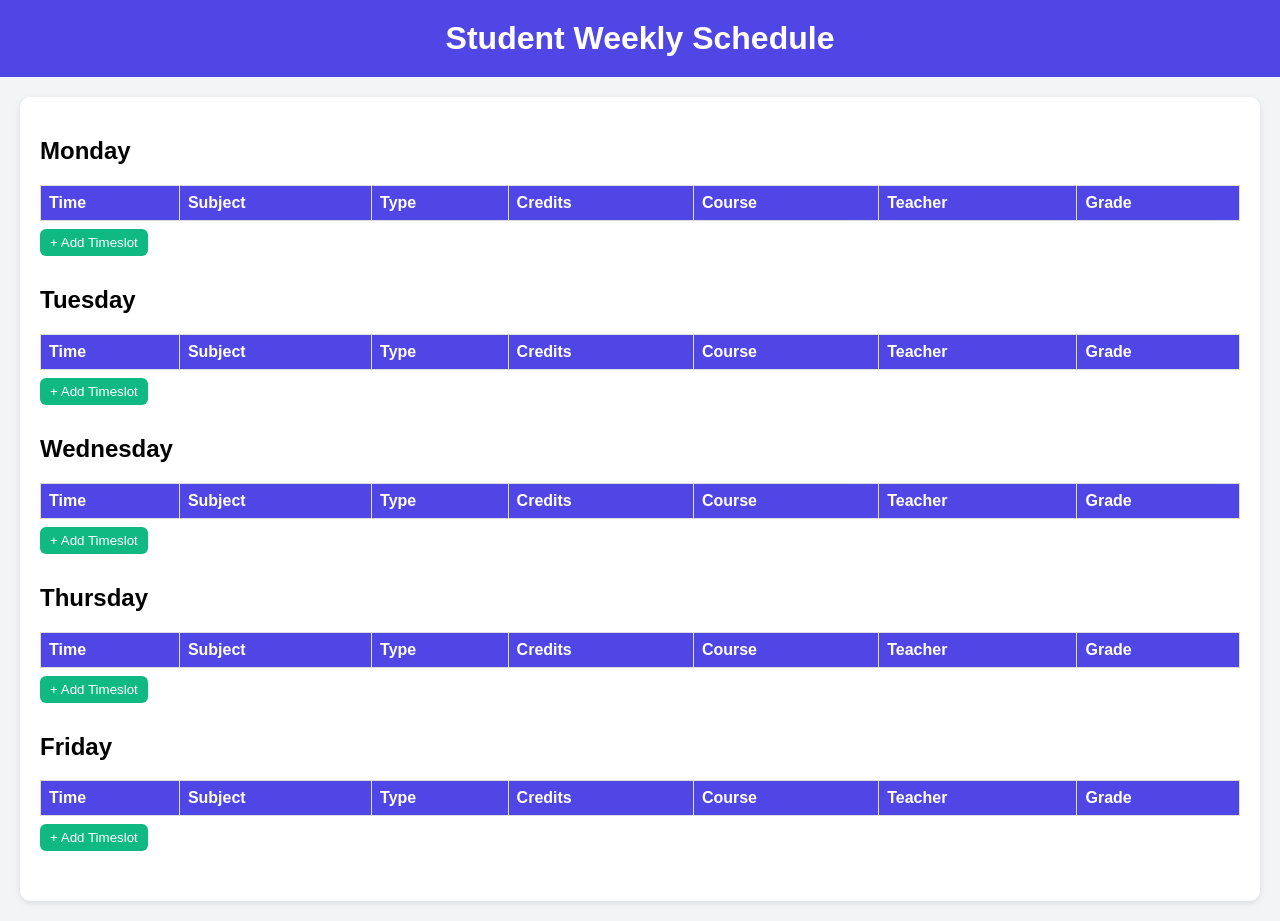
<file: 48c405b0-0903-4830-81fd-2a567511e429/a41a73a2-7aea-48b8-b156-1572fc3cd20f/fe4e0206-a0ab-491e-9af9-a5e0ef2a355b.html>
<!doctype html>
<html lang="en">
<head>
  <meta charset="utf-8" />
  <meta name="viewport" content="width=device-width,initial-scale=1" />
  <title>Student Weekly Schedule</title>
  <style>
    body {font-family: Arial, sans-serif; background-color: #f3f4f6; margin: 0; padding: 0;}
    h1 {text-align: center; padding: 20px; margin: 0; background-color: #4f46e5; color: white;}
    .container {max-width: 1200px; margin: 20px auto; background: white; padding: 20px; border-radius: 10px; box-shadow: 0 2px 6px rgba(0,0,0,0.1);}
    .day-section {margin-bottom: 30px;}
    table {width: 100%; border-collapse: collapse; margin-top: 10px;}
    th, td {border: 1px solid #ddd; padding: 8px; text-align: left;}
    th {background-color: #4f46e5; color: white;}
    button {padding: 6px 10px; border: none; border-radius: 6px; background-color: #4f46e5; color: white; cursor: pointer;}
    button:hover {background-color: #4338ca;}
    .add-btn {background-color: #10b981; margin-top: 8px;}
    .add-btn:hover {background-color: #059669;}
    .modal {display: none; position: fixed; inset: 0; background: rgba(0,0,0,0.5); justify-content: center; align-items: center;}
    .modal-content {background: white; padding: 20px; border-radius: 8px; width: 400px;}
    .modal-content label {display: block; margin-top: 10px;}
    .modal-content input, .modal-content select {width: 100%; padding: 6px; margin-top: 4px;}
  </style>
</head>
<body>
  <h1>Student Weekly Schedule</h1>
  <div class="container" id="scheduleContainer"></div>

  <div class="modal" id="modal">
    <div class="modal-content">
      <h3 id="modalTitle">Add Timeslot</h3>
      <form id="form">
        <input type="hidden" id="day" />
        <label>Start Time*</label>
        <input type="time" id="startTime" required />
        <label>End Time*</label>
        <input type="time" id="endTime" required />
        <label>Subject*</label>
        <input type="text" id="subject" required />
        <label>Type</label>
        <select id="type">
          <option value="mandatory">Mandatory</option>
          <option value="optional">Optional</option>
        </select>
        <label>Credits</label>
        <input type="number" id="credits" min="0" step="0.5" />
        <label>Course Name</label>
        <input type="text" id="courseName" />
        <label>Teacher</label>
        <input type="text" id="teacher" />
        <label>Grade</label>
        <input type="text" id="grade" />
        <div style="margin-top:12px; text-align:right;">
          <button type="button" onclick="closeModal()">Cancel</button>
          <button type="submit">Save</button>
        </div>
      </form>
    </div>
  </div>

  <script>
    const days = ["Monday","Tuesday","Wednesday","Thursday","Friday"];
    let schedule = {};

    function init() {
      const container = document.getElementById('scheduleContainer');
      days.forEach(day => {
        schedule[day] = [];
        const section = document.createElement('div');
        section.className = 'day-section';
        section.innerHTML = `
          <h2>${day}</h2>
          <table id="table-${day}">
            <thead><tr><th>Time</th><th>Subject</th><th>Type</th><th>Credits</th><th>Course</th><th>Teacher</th><th>Grade</th></tr></thead>
            <tbody></tbody>
          </table>
          <button class="add-btn" onclick="openModal('${day}')">+ Add Timeslot</button>
        `;
        container.appendChild(section);
      });
    }

    function renderDay(day) {
      const tbody = document.querySelector(`#table-${day} tbody`);
      tbody.innerHTML = '';
      schedule[day].forEach(slot => {
        const tr = document.createElement('tr');
        tr.innerHTML = `<td>${slot.start} - ${slot.end}</td><td>${slot.subject}</td><td>${slot.type}</td><td>${slot.credits}</td><td>${slot.courseName}</td><td>${slot.teacher}</td><td>${slot.grade}</td>`;
        tbody.appendChild(tr);
      });
    }

    function openModal(day) {
      document.getElementById('day').value = day;
      document.getElementById('modal').style.display = 'flex';
    }

    function closeModal() {
      document.getElementById('modal').style.display = 'none';
      document.getElementById('form').reset();
    }

    document.getElementById('form').addEventListener('submit', e => {
      e.preventDefault();
      const day = document.getElementById('day').value;
      const slot = {
        start: document.getElementById('startTime').value,
        end: document.getElementById('endTime').value,
        subject: document.getElementById('subject').value,
        type: document.getElementById('type').value,
        credits: document.getElementById('credits').value,
        courseName: document.getElementById('courseName').value,
        teacher: document.getElementById('teacher').value,
        grade: document.getElementById('grade').value
      };
      schedule[day].push(slot);
      renderDay(day);
      closeModal();
    });

    init();
  </script>
</body>
</html>
</file>
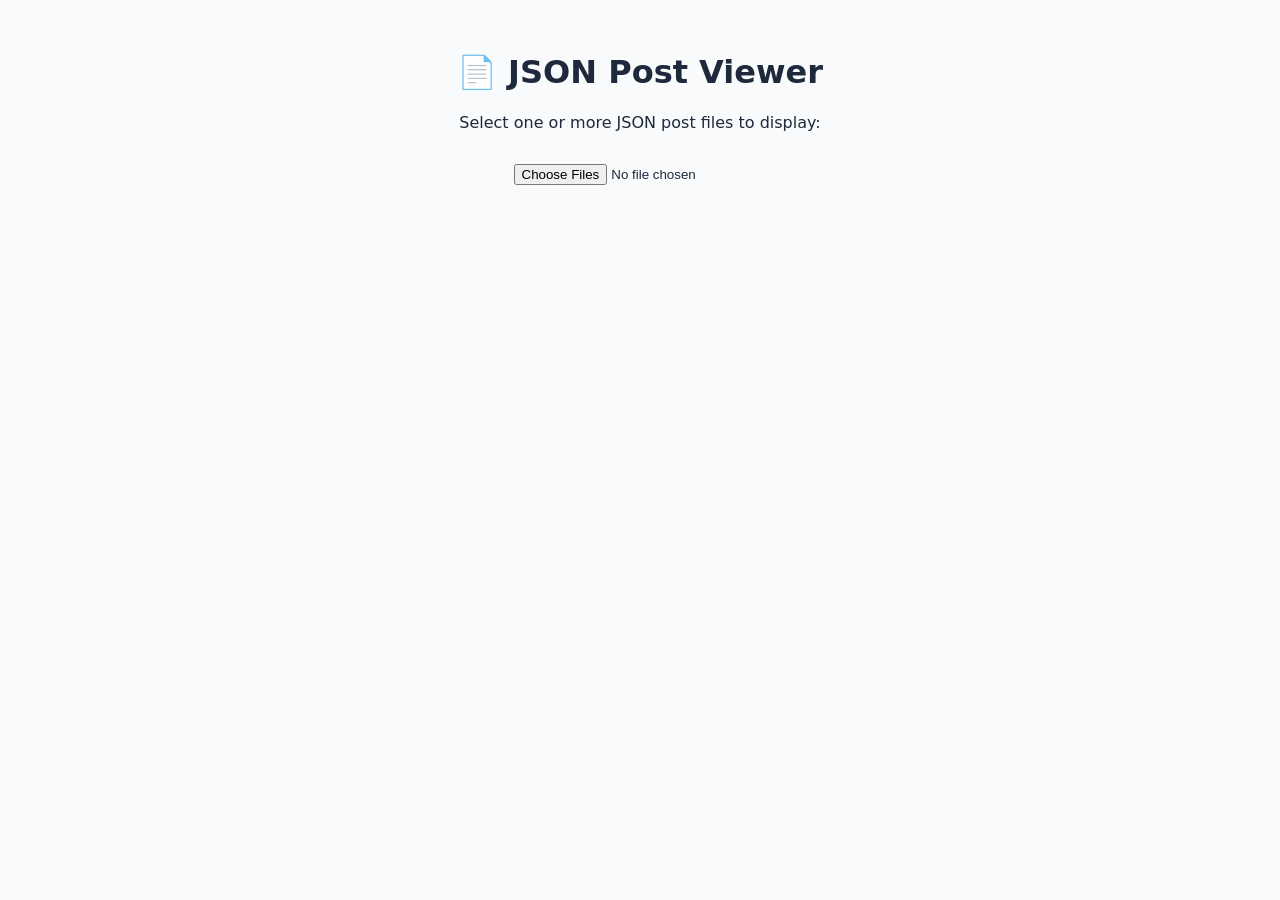
<file: 48c405b0-0903-4830-81fd-2a567511e429/a41a73a2-7aea-48b8-b156-1572fc3cd20f/vlah.html>
<!DOCTYPE html>
<html lang="en">
<head>
  <meta charset="UTF-8" />
  <meta name="viewport" content="width=device-width, initial-scale=1.0" />
  <title>JSON Post Viewer</title>
  <style>
    body {
      font-family: system-ui, sans-serif;
      background: #f8fafc;
      margin: 0;
      padding: 2rem;
      color: #1e293b;
    }

    header {
      text-align: center;
      margin-bottom: 2rem;
    }

    input[type="file"] {
      margin-top: 1rem;
    }

    .post {
      background: white;
      border-radius: 1rem;
      box-shadow: 0 2px 6px rgba(0, 0, 0, 0.1);
      padding: 1.5rem;
      margin-bottom: 1.5rem;
      display: flex;
      flex-direction: column;
      gap: 1rem;
      transition: transform 0.15s ease;
    }

    .post:hover {
      transform: translateY(-2px);
    }

    .post-header {
      display: flex;
      align-items: center;
      gap: 0.75rem;
    }

    .avatar {
      width: 48px;
      height: 48px;
      border-radius: 50%;
      object-fit: cover;
      border: 2px solid #ccc;
    }

    .author {
      display: flex;
      flex-direction: column;
    }

    .author-name {
      font-weight: 600;
      font-size: 1rem;
    }

    .handle {
      color: #64748b;
      font-size: 0.875rem;
    }

    .content {
      font-size: 1rem;
      line-height: 1.5;
    }

    .images {
      display: flex;
      flex-wrap: wrap;
      gap: 0.5rem;
    }

    .images img {
      max-width: 100%;
      border-radius: 0.5rem;
      object-fit: cover;
    }

    .tags {
      display: flex;
      gap: 0.5rem;
      flex-wrap: wrap;
    }

    .tag {
      background: #e2e8f0;
      border-radius: 999px;
      padding: 0.25rem 0.75rem;
      font-size: 0.875rem;
      color: #334155;
    }

    .visibility {
      font-size: 0.75rem;
      color: #94a3b8;
      text-transform: uppercase;
      font-weight: 600;
    }

    .accent-bar {
      height: 4px;
      border-radius: 4px;
      margin-top: -1rem;
      margin-bottom: 0.5rem;
    }

  </style>
</head>
<body>
  <header>
    <h1>📄 JSON Post Viewer</h1>
    <p>Select one or more JSON post files to display:</p>
    <input type="file" id="fileInput" multiple accept=".json" />
  </header>

  <main id="postsContainer"></main>

  <script>
    const fileInput = document.getElementById("fileInput");
    const postsContainer = document.getElementById("postsContainer");

    fileInput.addEventListener("change", async (event) => {
      postsContainer.innerHTML = ""; // clear old posts
      const files = Array.from(event.target.files);

      for (const file of files) {
        try {
          const text = await file.text();
          const postData = JSON.parse(text);
          renderPost(postData);
        } catch (error) {
          console.error("Error parsing file:", file.name, error);
          const errorEl = document.createElement("div");
          errorEl.textContent = `⚠️ Error reading ${file.name}`;
          postsContainer.appendChild(errorEl);
        }
      }
    });

    function renderPost(post) {
      const postEl = document.createElement("div");
      postEl.className = "post";

      // Accent bar
      const accent = document.createElement("div");
      accent.className = "accent-bar";
      accent.style.background = post.color || "#0ea5a4";
      postEl.appendChild(accent);

      // Header
      const header = document.createElement("div");
      header.className = "post-header";
      header.innerHTML = `
        <img class="avatar" src="${post.avatarDataUrl || ""}" alt="Avatar" />
        <div class="author">
          <span class="author-name">${post.authorName || "Unknown"}</span>
          <span class="handle">@${post.handle || "unknown"}</span>
        </div>
      `;
      postEl.appendChild(header);

      // Content
      const content = document.createElement("div");
      content.className = "content";
      content.textContent = post.content || "";
      postEl.appendChild(content);

      // Images
      if (post.images && post.images.length > 0) {
        const imgContainer = document.createElement("div");
        imgContainer.className = "images";
        post.images.forEach((src) => {
          const img = document.createElement("img");
          img.src = src;
          imgContainer.appendChild(img);
        });
        postEl.appendChild(imgContainer);
      }

      // Tags
      if (post.tags && post.tags.length > 0) {
        const tagContainer = document.createElement("div");
        tagContainer.className = "tags";
        post.tags.forEach((tag) => {
          const tagEl = document.createElement("span");
          tagEl.className = "tag";
          tagEl.textContent = `#${tag}`;
          tagContainer.appendChild(tagEl);
        });
        postEl.appendChild(tagContainer);
      }

      // Visibility
      const visibility = document.createElement("div");
      visibility.className = "visibility";
      visibility.textContent = post.visibility || "public";
      postEl.appendChild(visibility);

      postsContainer.appendChild(postEl);
    }
  </script>
</body>
</html>
</file>
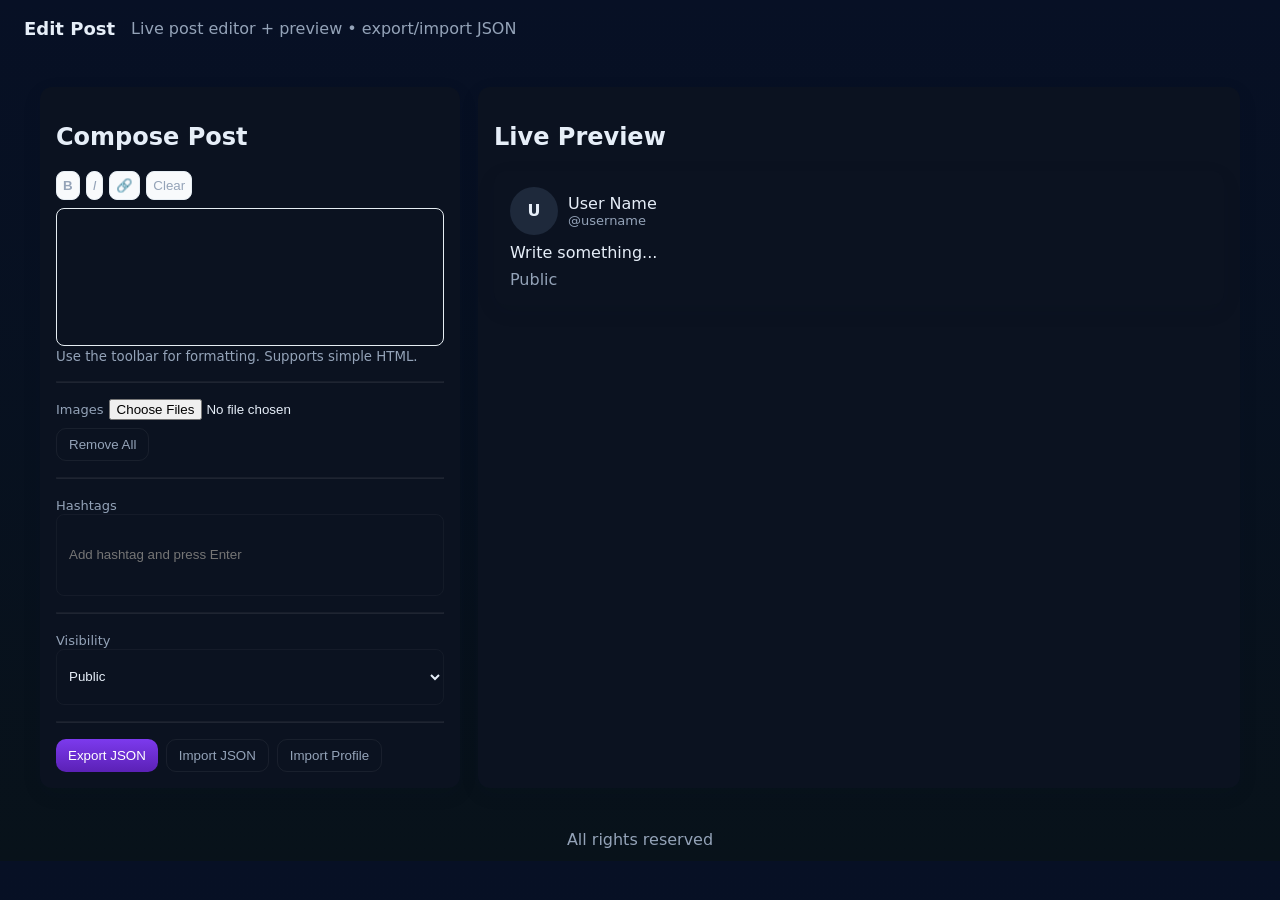
<file: 48c405b0-0903-4830-81fd-2a567511e429/b7cf4578-1e5a-4efe-8104-67d101691c83/861852bc-3d9e-4911-956a-563a0b9345d5.html>
<!doctype html>
<html lang="en">
<head>
  <meta charset="utf-8" />
  <meta name="viewport" content="width=device-width,initial-scale=1" />
  <title>Social Post Editor</title>
  <style>
    :root{
      --bg:#0f1724; --card:#0b1220; --muted:#94a3b8; --accent:#7c3aed; --radius:12px;
      --shadow:0 6px 20px rgba(16,24,40,0.08);
    }
    body{font-family:Inter,ui-sans-serif,system-ui,-apple-system,"Segoe UI",Roboto,"Helvetica Neue",Arial;margin:0;color:#e6eef8;background:linear-gradient(180deg,#071025 0%,#08121a 100%)}
    header{display:flex;align-items:center;gap:16px;padding:18px 24px}
    h1{font-size:18px;margin:0}
    .app{display:grid;grid-template-columns:420px 1fr;gap:18px;padding:18px;max-width:1200px;margin:12px auto}
    .panel{background:var(--card);border-radius:var(--radius);box-shadow:var(--shadow);padding:16px}
    label{min-width:110px;color:var(--muted);font-size:13px;padding-top:6px}
    input[type=text], input[type=url], select, textarea{width:100%;min-height:56px;padding:8px;border-radius:8px;border:1px solid rgba(255,255,255,0.04);background:transparent;color:inherit}
    .toolbar{display:flex;gap:6px;margin-bottom:8px}
    .toolbar button{background:#f8fafc;color:var(--muted);padding:6px;border-radius:8px;border:1px solid #e6edf3;cursor:pointer}
    .tags{display:flex;gap:6px;flex-wrap:wrap;padding:6px;border-radius:8px;border:1px solid rgba(255,255,255,0.04);background:transparent}
    .tag{background:rgba(255,255,255,0.02);padding:6px 8px;border-radius:999px;font-size:13px;cursor:pointer}
    button{background:linear-gradient(180deg,var(--accent),#5b21b6);color:white;padding:8px 12px;border-radius:10px;border:0;cursor:pointer}
    button.secondary{background:transparent;border:1px solid rgba(255,255,255,0.06);color:var(--muted)}
    .muted{color:var(--muted)}
    .preview{padding:16px;border-radius:12px;box-shadow:var(--shadow);background:var(--card)}
    .post-header{display:flex;align-items:center;gap:10px;margin-bottom:8px}
    .avatar{width:48px;height:48px;border-radius:999px;overflow:hidden;background:#1e293b;display:flex;align-items:center;justify-content:center;font-weight:bold}
    .username{color:var(--muted);font-size:13px}
    .post-body{white-space:pre-wrap}
    .post-images{display:grid;grid-template-columns:repeat(auto-fill,minmax(100px,1fr));gap:8px;margin-top:8px}
    .post-images img{width:100%;border-radius:8px;object-fit:cover}
    footer{padding:12px 24px;text-align:center;color:var(--muted)}
    @media(max-width:980px){.app{grid-template-columns:1fr}}
  </style>
</head>
<body>
  <header>
    <h1>Edit Post</h1>
    <div class="muted">Live post editor + preview • export/import JSON</div>
  </header>

  <div class="app">
    <!-- Editor Panel -->
    <div class="panel">
      <h2>Compose Post</h2>
      <div class="toolbar">
        <button data-cmd="bold"><b>B</b></button>
        <button data-cmd="italic"><i>I</i></button>
        <button data-cmd="link">🔗</button>
        <button id="clearPost">Clear</button>
      </div>
      <div id="postContent" contenteditable="true" style="min-height:120px;padding:8px;border-radius:8px;border:1px solid #e6edf3;background:transparent"></div>
      <small class="muted">Use the toolbar for formatting. Supports simple HTML.</small>

      <hr style="margin:16px 0;border-color:rgba(255,255,255,0.08)" />

      <label>Images</label>
      <input type="file" id="imageInput" accept="image/*" multiple />
      <div id="imagePreview" class="post-images"></div>
      <button type="button" class="secondary" id="clearImages">Remove All</button>

      <hr style="margin:16px 0;border-color:rgba(255,255,255,0.08)" />

      <label>Hashtags</label>
      <div id="tagContainer" class="tags">
        <input type="text" id="tagInput" placeholder="Add hashtag and press Enter" style="border:0;outline:none;padding:6px;min-width:120px;background:transparent;color:inherit" />
      </div>

      <hr style="margin:16px 0;border-color:rgba(255,255,255,0.08)" />

      <label>Visibility</label>
      <select id="visibility">
        <option value="public">Public</option>
        <option value="followers">Followers only</option>
        <option value="private">Private</option>
      </select>

      <hr style="margin:16px 0;border-color:rgba(255,255,255,0.08)" />

      <div style="display:flex;gap:8px;flex-wrap:wrap">
        <button id="exportJson">Export JSON</button>
        <button id="importJsonBtn" class="secondary">Import JSON</button>
        <input type="file" id="importJson" accept="application/json" style="display:none" />
        <button id="importProfileBtn" class="secondary">Import Profile</button>
        <input type="file" id="importProfile" accept="application/json" style="display:none" />
      </div>
    </div>

    <!-- Preview Panel -->
    <div class="panel">
      <h2>Live Preview</h2>
      <div id="preview" class="preview">
        <div class="post-header">
          <div class="avatar" id="pAvatar">U</div>
          <div>
            <div id="pName">Username</div>
            <div class="username" id="pHandle">@handle</div>
          </div>
        </div>
        <div class="post-body" id="pContent">Write something...</div>
        <div class="post-images" id="pImages"></div>
        <div id="pTags" class="muted small"></div>
        <div class="muted small" id="pVisibility">Public</div>
      </div>
    </div>
  </div>

  <footer>All rights reserved</footer>

  <script>
    const state = {
      authorName: "User Name",
      handle: "username",
      avatarDataUrl: null,
      color: "#7c3aed",
      content: "",
      images: [],
      tags: [],
      visibility: "public"
    };

    const el = id => document.getElementById(id);

    function renderAll(){
      document.documentElement.style.setProperty('--accent', state.color);
      el("pName").textContent = state.authorName;
      el("pHandle").textContent = "@" + state.handle;
      el("pContent").innerHTML = state.content || "Write something...";
      el("pVisibility").textContent = state.visibility[0].toUpperCase() + state.visibility.slice(1);

      const avatar = el("pAvatar");
      if(state.avatarDataUrl){ avatar.style.backgroundImage = `url(${state.avatarDataUrl})`; avatar.style.backgroundSize="cover"; avatar.textContent=""; }
      else { avatar.style.backgroundImage="none"; avatar.textContent = state.authorName[0].toUpperCase(); }

      // tags
      const tagCon = el("tagContainer");
      Array.from(tagCon.querySelectorAll(".tag")).forEach(t=>t.remove());
      state.tags.forEach((t,i)=>{
        const span=document.createElement("span");
        span.className="tag"; span.textContent=t;
        span.addEventListener("click",()=>{state.tags.splice(i,1);renderAll();});
        tagCon.insertBefore(span, el("tagInput"));
      });
      el("pTags").textContent = state.tags.map(t=>"#"+t).join(" ");

      // images
      const prev = el("pImages"); prev.innerHTML="";
      const thumbs = el("imagePreview"); thumbs.innerHTML="";
      state.images.forEach((src,i)=>{
        const img=document.createElement("img"); img.src=src;
        img.addEventListener("click",()=>{state.images.splice(i,1);renderAll();});
        prev.appendChild(img.cloneNode());
        thumbs.appendChild(img);
      });
    }

    renderAll();

    // toolbar
    document.querySelectorAll(".toolbar button[data-cmd]").forEach(b=>{
      b.addEventListener("click",()=>{
        const cmd=b.getAttribute("data-cmd");
        if(cmd==="bold") document.execCommand("bold");
        if(cmd==="italic") document.execCommand("italic");
        if(cmd==="link"){ const url=prompt("Enter URL"); if(url) document.execCommand("createLink",false,url);}
        state.content=el("postContent").innerHTML;
        renderAll();
      });
    });
    el("postContent").addEventListener("input",()=>{state.content=el("postContent").innerHTML;renderAll();});
    el("clearPost").addEventListener("click",()=>{el("postContent").innerHTML="";state.content="";renderAll();});

    // images
    el("imageInput").addEventListener("change",e=>{
      const files=[...e.target.files];
      files.forEach(f=>{
        const r=new FileReader();
        r.onload=ev=>{state.images.push(ev.target.result);renderAll();};
        r.readAsDataURL(f);
      });
    });
    el("clearImages").addEventListener("click",()=>{state.images=[];renderAll();});

    // tags
    el("tagInput").addEventListener("keydown",e=>{
      if(e.key==="Enter"){e.preventDefault();const v=e.target.value.trim();if(v){state.tags.push(v.replace(/^#/,""));e.target.value="";renderAll();}}
    });

    // visibility
    el("visibility").addEventListener("change",e=>{state.visibility=e.target.value;renderAll();});

    // export/import
    el("exportJson").addEventListener("click",()=>{
      const blob=new Blob([JSON.stringify(state,null,2)],{type:"application/json"});
      const a=document.createElement("a");a.href=URL.createObjectURL(blob);
      a.download=(state.handle||"post")+".json";a.click();
      URL.revokeObjectURL(a.href);
    });
    el("importJsonBtn").addEventListener("click",()=>el("importJson").click());
    el("importJson").addEventListener("change",e=>{
      const f=e.target.files[0];if(!f)return;
      const r=new FileReader();
      r.onload=ev=>{try{Object.assign(state,JSON.parse(ev.target.result));renderAll();alert("Post imported");}catch{alert("Invalid JSON");}};
      r.readAsText(f);
    });

    // import profile
    el("importProfileBtn").addEventListener("click",()=>el("importProfile").click());
    el("importProfile").addEventListener("change",e=>{
      const f=e.target.files[0];if(!f)return;
      const r=new FileReader();
      r.onload=ev=>{
        try{
          const prof=JSON.parse(ev.target.result);
          state.authorName=prof.displayName||state.authorName;
          state.handle=prof.username||state.handle;
          state.avatarDataUrl=prof.avatarDataUrl||state.avatarDataUrl;
          state.color=prof.color||state.color;
          renderAll();
          alert("Profile imported!");
        }catch{alert("Invalid profile JSON");}
      };
      r.readAsText(f);
    });

    // update state on paste
    el("postContent").addEventListener("paste",()=>setTimeout(()=>{state.content=el("postContent").innerHTML;renderAll();},50));
  </script>
</body>
</html>
</file>
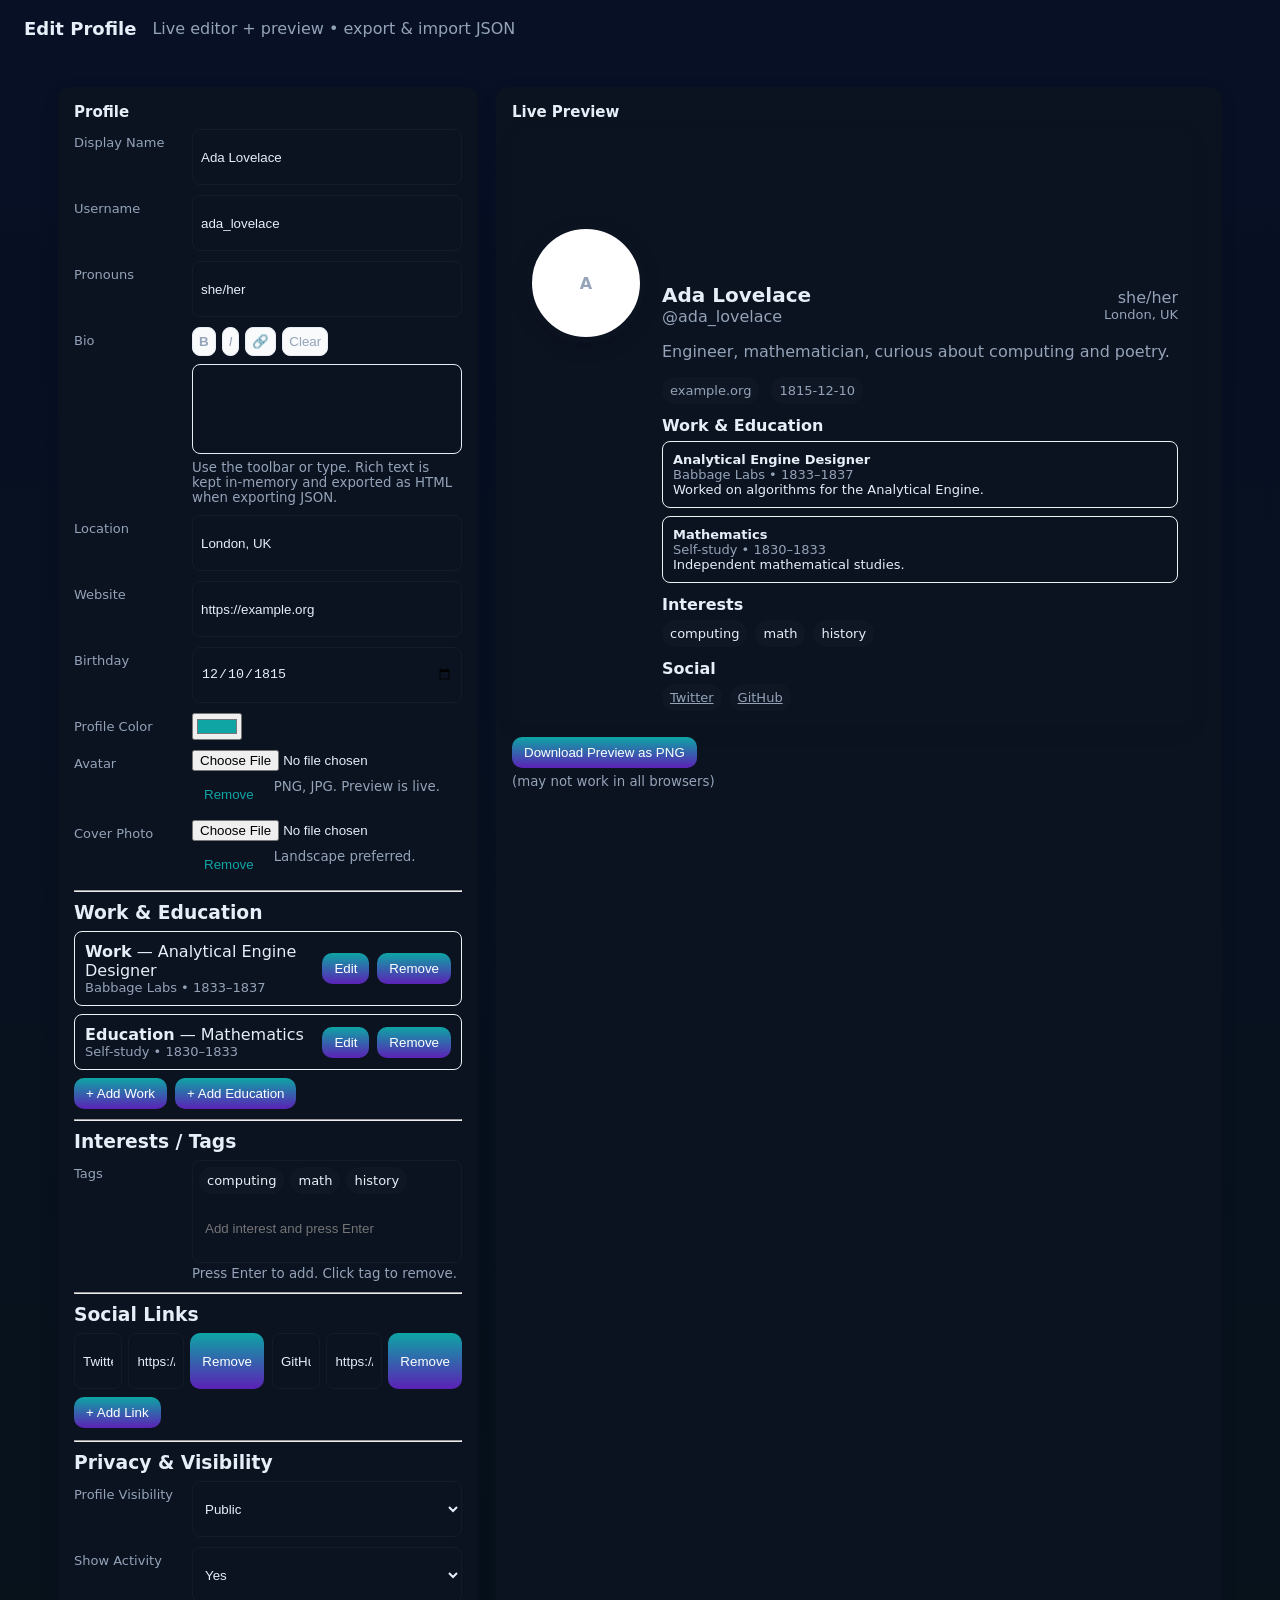
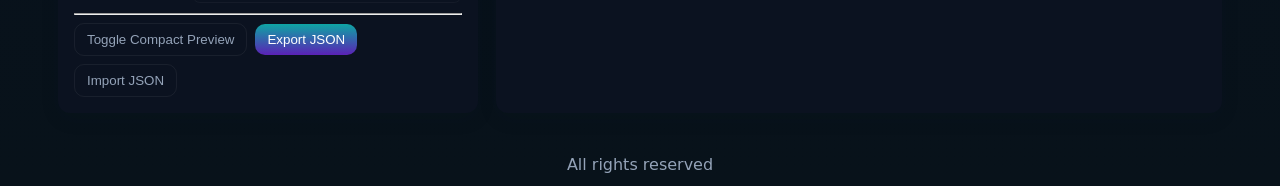
<file: 48c405b0-0903-4830-81fd-2a567511e429/b7cf4578-1e5a-4efe-8104-67d101691c83/96f97822-8730-41fb-9469-80a19f3fae2b.html>
<!doctype html>
<html lang="en">

<head>
    <meta charset="utf-8" />
    <meta name="viewport" content="width=device-width,initial-scale=1" />
    <title>Social Profile Editor</title>
    <style>
        :root{
          --bg:#0f1724; --card:#0b1220; --muted:#94a3b8; --accent:#7c3aed; --radius:12px;
          --shadow: 0 6px 20px rgba(16,24,40,0.08);
        }
        *{box-sizing:border-box}
        body{font-family:Inter, ui-sans-serif, system-ui, -apple-system, "Segoe UI", Roboto, "Helvetica Neue", Arial; margin:0; color:#e6eef8;background:linear-gradient(180deg,#071025 0%, #08121a 100%)}
        header{display:flex;align-items:center;gap:16px;padding:18px 24px;background:transparent}
        h1{font-size:18px;margin:0}
    
        .app{display:grid;grid-template-columns:420px 1fr;gap:18px;padding:18px;max-width:1200px;margin:12px auto}
    
        .panel{background:var(--card);border-radius:var(--radius);box-shadow:var(--shadow);padding:16px}
        .panel h2{margin:0 0 8px 0;font-size:15px}
        .controls{display:flex;gap:8px;flex-wrap:wrap}
    
        form .row{display:flex;gap:8px;margin-bottom:10px}
        label{min-width:110px;color:var(--muted);font-size:13px;padding-top:6px}
        input[type=text], input[type=url], input[type=date], select, textarea{width:100%;min-height:56px;padding:8px;border-radius:8px;border:1px solid rgba(255,255,255,0.04);background:transparent;color:inherit}
    
        /* profile preview */
        .preview{padding:22px;display:flex;gap:18px;align-items:flex-start}
        .cover{height:140px;border-radius:10px;background:linear-gradient(90deg,#e2e8f0,#eef2ff);position:relative;overflow:hidden}
        .cover img{width:100%;height:100%;object-fit:cover}
        .avatar{width:120px;height:120px;border-radius:999px;border:6px solid var(--card);position:relative;transform:translateY(-60px);box-shadow:0 6px 18px rgba(2,6,23,0.12)}
        .profile-card{background:var(--card);border-radius:12px;padding:14px;box-shadow:var(--shadow);max-width:680px}
        .profile-head{display:flex;gap:16px;align-items:center}
        .name{font-size:20px;margin:0}
        .username{color:var(--muted)}
        .bio{margin-top:8px;color:var(--muted)}
        .meta{display:flex;gap:12px;flex-wrap:wrap;margin-top:12px;color:var(--muted)}
        .chip{background:rgba(255,255,255,0.02);padding:6px 8px;border-radius:999px;font-size:13px}
    
        .list{margin:8px 0}
        .list-item{background:background:linear-gradient(180deg, rgba(255,255,255,0.02), rgba(255,255,255,0.01));;padding:10px;border-radius:8px;margin-bottom:8px;border:1px solid #eef2f6}
    
        .actions{display:flex;gap:8px;margin-top:12px}
        button{background:linear-gradient(180deg,var(--accent),#5b21b6);color:white;padding:8px 12px;border-radius:10px;border:0;cursor:pointer}
    
        button.secondary{background:transparent;border:1px solid rgba(255,255,255,0.06);color:var(--muted)}
        small.note{color:var(--muted);display:block;margin-top:6px}
    
        /* toolbar */
        .toolbar{display:flex;gap:6px;margin-bottom:8px}
        .toolbar button{background:#f8fafc;color:var(--muted);padding:6px;border-radius:8px;border:1px solid #e6edf3}
    
        /* responsive */
        @media (max-width:980px){.app{grid-template-columns:1fr;}.avatar{transform:none;}}
        .flex{display:flex;align-items:center;gap:8px}
        .muted{color:var(--muted)}
    
        /* tiny helpers */
        .small{font-size:13px}
        a{color:var(--muted);text-decoration: underline}
        .linklike{background:transparent;border:0;color:var(--accent);cursor:pointer}
        .grid-2{display:grid;grid-template-columns:1fr 1fr;gap:8px}
    
        /* tag input */
        .tags{display:flex;gap:6px;flex-wrap:wrap;padding:6px;border-radius:8px;border:1px solid rgba(255,255,255,0.04);background:transparent}
        .tag{background:rgba(255,255,255,0.02);padding:6px 8px;border-radius:999px;font-size:13px}
    
        /* social links area */
        .social-grid{display:grid;grid-template-columns:repeat(2,1fr);gap:8px}
    
        footer{padding:12px 24px;text-align:center;color:var(--muted)}
    </style>
</head>

<body>
    <header>
        <h1>Edit Profile</h1>
        <div class="muted">Live editor + preview • export & import JSON</div>
    </header>

    <div class="app">
        <div class="panel" id="editorPanel">
            <h2>Profile</h2>
            <form id="profileForm">
                <div class="row">
                    <label>Display Name</label>
                    <input type="text" id="displayName" placeholder="e.g. Ada Lovelace" />
                </div>
                <div class="row">
                    <label>Username</label>
                    <input type="text" id="username" placeholder="e.g. ada_l" />
                </div>
                <div class="row">
                    <label>Pronouns</label>
                    <input type="text" id="pronouns" placeholder="she/her, they/them" />
                </div>

                <div class="row">
                    <label>Bio</label>
                    <div style="flex:1">
                        <div class="toolbar">
                            <button type="button" data-cmd="bold"><b>B</b></button>
                            <button type="button" data-cmd="italic"><i>I</i></button>
                            <button type="button" data-cmd="link">🔗</button>
                            <button type="button" id="clearBio">Clear</button>
                        </div>
                        <div id="bio" contenteditable="true" style="min-height:90px;padding:8px;border-radius:8px;border:1px solid #e6edf3;background:transparent"></div>
                        <small class="note">Use the toolbar or type. Rich text is kept in-memory and exported as HTML when exporting JSON.</small>
                    </div>
                </div>

                <div class="row">
                    <label>Location</label>
                    <input type="text" id="location" placeholder="City, Country" />
                </div>

                <div class="row">
                    <label>Website</label>
                    <input type="url" id="website" placeholder="https://" />
                </div>

                <div class="row">
                    <label>Birthday</label>
                    <input type="date" id="birthday" />
                </div>

                <div class="row">
                    <label>Profile Color</label>
                    <input type="color" id="themeColor" value="#0ea5a4" />
                </div>

                <div class="row">
                    <label>Avatar</label>
                    <div style="flex:1;display:flex;gap:8px;flex-wrap:wrap">
                        <input type="file" accept="image/*" id="avatarInput" />
                        <button type="button" class="linklike" id="removeAvatar">Remove</button>
                        <small class="muted">PNG, JPG. Preview is live.</small>
                    </div>
                </div>

                <div class="row">
                    <label>Cover Photo</label>
                    <div style="flex:1;display:flex;gap:8px;flex-wrap:wrap">
                        <input type="file" accept="image/*" id="coverInput" />
                        <button type="button" class="linklike" id="removeCover">Remove</button>
                        <small class="muted">Landscape preferred.</small>
                    </div>
                </div>

                <hr />

                <h3 style="margin:10px 0 8px 0">Work & Education</h3>
                <div id="experienceList"></div>
                <div style="display:flex;gap:8px;margin-bottom:10px">
                    <button type="button" id="addWork">+ Add Work</button>
                    <button type="button" id="addEducation">+ Add Education</button>
                </div>

                <hr />

                <h3 style="margin:10px 0 8px 0">Interests / Tags</h3>
                <div class="row">
                    <label>Tags</label>
                    <div style="flex:1">
                        <div id="tagContainer" class="tags" tabindex="0">
                            <input type="text" id="tagInput" placeholder="Add interest and press Enter" style="border:0;outline:none;padding:6px;min-width:120px" />
                        </div>
                        <small class="muted">Press Enter to add. Click tag to remove.</small>
                    </div>
                </div>

                <hr />

                <h3 style="margin:10px 0 8px 0">Social Links</h3>
                <div class="social-grid" id="socialLinks">
                    <!-- dynamic rows -->
                </div>
                <div style="display:flex;gap:8px;margin-top:8px;margin-bottom:12px">
                    <button type="button" id="addSocial">+ Add Link</button>
                </div>

                <hr />

                <h3 style="margin:10px 0 8px 0">Privacy & Visibility</h3>
                <div class="row">
                    <label>Profile Visibility</label>
                    <select id="visibility">
            <option value="public">Public</option>
            <option value="followers">Followers only</option>
            <option value="private">Private</option>
          </select>
                </div>

                <div class="row">
                    <label>Show Activity</label>
                    <select id="showActivity">
            <option value="yes">Yes</option>
            <option value="no">No</option>
          </select>
                </div>

                <hr />

                <div style="display:flex;gap:8px;flex-wrap:wrap;align-items:center">
                    <button id="previewToggle" type="button" class="secondary">Toggle Compact Preview</button>
                    <button id="exportJson" type="button">Export JSON</button>
                    <button id="importJsonBtn" type="button" class="secondary">Import JSON</button>
                    <input type="file" id="importJson" accept="application/json" style="display:none" />
                </div>
            </form>
        </div>

        <div class="panel" id="previewPanel">
            <h2>Live Preview</h2>
            <div id="preview" class="profile-card">
                <div class="cover" id="coverPreview"></div>
                <div style="display:flex;gap:16px;align-items:flex-start">
                    <div class="avatar" id="avatarPreview" style="background:#fff;display:flex;align-items:center;justify-content:center;font-weight:600;color:var(--muted)">A</div>
                    <div style="flex:1">
                        <div class="profile-head">
                            <div>
                                <h3 class="name" id="pName">Your Name</h3>
                                <div class="username" id="pUsername">@username</div>
                            </div>
                            <div style="margin-left:auto;text-align:right">
                                <div class="muted" id="pPronouns">they/them</div>
                                <div class="muted small" id="pLocation">City, Country</div>
                            </div>
                        </div>
                        <div class="bio" id="pBio">Short bio goes here.</div>
                        <div class="meta" id="pMeta">
                            <div class="chip" id="pWebsite">website</div>
                            <div class="chip" id="pBirthday">Birthday</div>
                        </div>

                        <div style="margin-top:12px">
                            <h4 style="margin:6px 0">Work & Education</h4>
                            <div id="pExperiences"></div>
                        </div>

                        <div style="margin-top:12px">
                            <h4 style="margin:6px 0">Interests</h4>
                            <div id="pTags" class="flex"></div>
                        </div>

                        <div style="margin-top:12px">
                            <h4 style="margin:6px 0">Social</h4>
                            <div id="pSocial" class="flex"></div>
                        </div>

                    </div>
                </div>
            </div>

            <div style="margin-top:12px">
                <button id="downloadPng" type="button">Download Preview as PNG</button>
                <small class="note">(may not work in all browsers)</small>
            </div>
        </div>
    </div>

    <footer>All rights reserved</footer>

    <script>
        // Basic in-memory profile model
        const state = {
          displayName: 'Ada Lovelace',
          username: 'ada_lovelace',
          pronouns: 'she/her',
          bio: '<p>Engineer, mathematician, curious about computing and poetry.</p>',
          location: 'London, UK',
          website: 'https://example.org',
          birthday: '1815-12-10',
          color: '#0ea5a4',
          avatarDataUrl: null,
          coverDataUrl: null,
          experiences: [
            {type:'Work', title:'Analytical Engine Designer', org:'Babbage Labs', period:'1833–1837', description:'Worked on algorithms for the Analytical Engine.'},
            {type:'Education', title:'Mathematics', org:'Self-study', period:'1830–1833', description:'Independent mathematical studies.'}
          ],
          tags:['computing','math','history'],
          social:[{label:'Twitter',url:'https://twitter.com/example'},{label:'GitHub',url:'https://github.com/example'}],
          visibility:'public',
          showActivity:'yes'
        };
    
        // --- utilities ---
        const el = id => document.getElementById(id);
    
        function renderAll(){
          el('displayName').value = state.displayName || '';
          el('username').value = state.username || '';
          el('pronouns').value = state.pronouns || '';
          // el('bio').innerHTML = state.bio || '';
          el('location').value = state.location || '';
          el('website').value = state.website || '';
          el('birthday').value = state.birthday || '';
          el('themeColor').value = state.color || '#0ea5a4';
          el('visibility').value = state.visibility || 'public';
          el('showActivity').value = state.showActivity || 'yes';
    
          // preview
          el('pName').textContent = state.displayName || 'Your Name';
          el('pUsername').textContent = '@' + (state.username || 'username');
          el('pPronouns').textContent = state.pronouns || '';
          el('pLocation').textContent = state.location || '';
          el('pBio').innerHTML = state.bio || '';
          el('pWebsite').textContent = (state.website ? (new URL(state.website)).hostname : 'website');
          el('pBirthday').textContent = state.birthday || '';
    
          // avatar
          const av = el('avatarPreview');
          if(state.avatarDataUrl){ av.style.backgroundImage = `url(${state.avatarDataUrl})`; av.style.backgroundSize='cover'; av.textContent=''; }
          else { av.style.backgroundImage='none'; av.textContent = (state.displayName||'A').slice(0,1).toUpperCase(); }
    
          // cover
          const cover = el('coverPreview');
          if(state.coverDataUrl){ cover.style.backgroundImage = `url(${state.coverDataUrl})`; cover.style.backgroundSize='cover'; }
          else { cover.style.backgroundImage='none'; }
    
          // experiences
          const expEl = el('experienceList'); expEl.innerHTML='';
          const pExp = el('pExperiences'); pExp.innerHTML='';
          state.experiences.forEach((ex,i)=>{
            // editor
            const item = document.createElement('div'); item.className='list-item';
            item.innerHTML = `
              <div style="display:flex;justify-content:space-between;align-items:center">
                <div><strong>${ex.type}</strong> — ${ex.title} <div class="muted small">${ex.org} • ${ex.period}</div></div>
                <div style="display:flex;gap:8px">
                  <button type="button" data-i="${i}" class="editExp">Edit</button>
                  <button type="button" data-i="${i}" class="removeExp">Remove</button>
                </div>
              </div>
            `;
            expEl.appendChild(item);
    
            // preview
            const pItem = document.createElement('div'); pItem.className='list-item small';
            pItem.innerHTML = `<strong>${ex.title}</strong> <div class="muted small">${ex.org} • ${ex.period}</div><div>${ex.description}</div>`;
            pExp.appendChild(pItem);
          });
    
          // tags
          const tagCon = el('tagContainer');
          // redraw tags in container (except the input)
          Array.from(tagCon.querySelectorAll('.tag')).forEach(t=>t.remove());
          state.tags.forEach((t, idx)=>{
            const span = document.createElement('span'); span.className='tag'; span.textContent = t; span.addEventListener('click', ()=>{ state.tags.splice(idx,1); renderAll(); });
            tagCon.insertBefore(span, el('tagInput'));
          });
          const pTags = el('pTags'); pTags.innerHTML=''; state.tags.forEach(t=>{ const d=document.createElement('div'); d.className='chip'; d.textContent=t; pTags.appendChild(d); });
    
          // social links editor
          const soc = el('socialLinks'); soc.innerHTML='';
          el('pSocial').innerHTML='';
          state.social.forEach((s,si)=>{
            const wrap = document.createElement('div'); wrap.style.display='flex'; wrap.style.gap='6px';
            const l = document.createElement('input'); l.type='text'; l.value = s.label || ''; l.placeholder='Label'; l.style.flex='0.8';
            const u = document.createElement('input'); u.type='url'; u.value = s.url || ''; u.placeholder='https://'; u.style.flex='1';
            const rm = document.createElement('button'); rm.textContent='Remove'; rm.addEventListener('click', ()=>{ state.social.splice(si,1); renderAll(); });
            l.addEventListener('input', e => {
      state.social[si].label = e.target.value;
      // Instead of renderAll(), just update preview:
      el('pSocial').querySelectorAll('a')[si].textContent = e.target.value;
    });
    
            u.addEventListener('input', e=>{ state.social[si].url = e.target.value; el('pSocial').querySelectorAll('a')[si].textContent = e.target.value;
     });
            wrap.appendChild(l); wrap.appendChild(u); wrap.appendChild(rm);
            soc.appendChild(wrap);
    
            // preview
            const a = document.createElement('a'); a.href = s.url || '#'; a.target='_blank'; a.className='chip'; a.textContent = s.label || s.url; el('pSocial').appendChild(a);
          });
    
          // apply theme color
          document.documentElement.style.setProperty('--accent', state.color || '#0ea5a4');
        }
    
        // initial render
        renderAll();
    
        // --- input bindings ---
        el('displayName').addEventListener('input', e=>{ state.displayName = e.target.value; renderAll(); });
        el('username').addEventListener('input', e=>{ state.username = e.target.value.replace(/\s+/g,''); renderAll(); });
        el('pronouns').addEventListener('input', e=>{ state.pronouns = e.target.value; renderAll(); });
        el('location').addEventListener('input', e=>{ state.location = e.target.value; renderAll(); });
        el('website').addEventListener('input', e=>{ state.website = e.target.value; renderAll(); });
        el('birthday').addEventListener('input', e=>{ state.birthday = e.target.value; renderAll(); });
        el('themeColor').addEventListener('input', e=>{ state.color = e.target.value; renderAll(); });
    
        // bio toolbar
        document.querySelectorAll('.toolbar button[data-cmd]').forEach(b=>{
          b.addEventListener('click', ()=>{
            const cmd = b.getAttribute('data-cmd');
            if(cmd==='bold') document.execCommand('bold');
            if(cmd==='italic') document.execCommand('italic');
            if(cmd==='link'){
              const url = prompt('Enter URL'); if(url) document.execCommand('createLink', false, url);
            }
            state.bio = el('bio').innerHTML;
            renderAll();
          });
        });
        el('bio').addEventListener('input', e=>{ state.bio = e.target.innerHTML; renderAll(); });
        el('clearBio').addEventListener('click', ()=>{ el('bio').innerHTML=''; state.bio=''; renderAll(); });
    
        // avatar upload
        el('avatarInput').addEventListener('change', e=>{
          const f = e.target.files[0]; if(!f) return; const reader = new FileReader(); reader.onload = ev=>{ state.avatarDataUrl = ev.target.result; renderAll(); }; reader.readAsDataURL(f);
        });
        el('removeAvatar').addEventListener('click', ()=>{ state.avatarDataUrl = null; el('avatarInput').value=''; renderAll(); });
    
        // cover upload
        el('coverInput').addEventListener('change', e=>{ const f = e.target.files[0]; if(!f) return; const reader = new FileReader(); reader.onload = ev=>{ state.coverDataUrl = ev.target.result; renderAll(); }; reader.readAsDataURL(f); });
        el('removeCover').addEventListener('click', ()=>{ state.coverDataUrl = null; el('coverInput').value=''; renderAll(); });
    
        // experiences add/edit/remove
        function openExpEditor(index, type){
          const def = index!=null ? state.experiences[index] : {type:type||'Work',title:'',org:'',period:'',description:''};
          const modal = document.createElement('div'); modal.style.position='fixed'; modal.style.inset=0; modal.style.background='rgba(2,6,23,0.4)'; modal.style.display='flex'; modal.style.alignItems='center'; modal.style.justifyContent='center';
          const box = document.createElement('div'); box.style.background='white'; box.style.padding='16px'; box.style.borderRadius='12px'; box.style.minWidth='320px';
          box.innerHTML = `
            <h3>${index!=null ? 'Edit' : 'Add'} ${def.type}</h3>
            <div style="display:grid;gap:8px;margin-top:8px">
              <select id="eType"><option>Work</option><option>Education</option></select>
              <input id="eTitle" placeholder="Title (role or degree)" />
              <input id="eOrg" placeholder="Organization / Institution" />
              <input id="ePeriod" placeholder="Period (e.g. 2020–2023)" />
              <textarea id="eDesc" placeholder="Short description"></textarea>
              <div style="display:flex;gap:8px;justify-content:flex-end">
                <button id="cancel">Cancel</button>
                <button id="save">Save</button>
              </div>
            </div>
          `;
          modal.appendChild(box); document.body.appendChild(modal);
          el('eType').value = def.type; el('eTitle').value = def.title; el('eOrg').value = def.org; el('ePeriod').value = def.period; el('eDesc').value = def.description;
          el('cancel').addEventListener('click', ()=>{ modal.remove(); });
          el('save').addEventListener('click', ()=>{
            const obj = {type:el('eType').value,title:el('eTitle').value,org:el('eOrg').value,period:el('ePeriod').value,description:el('eDesc').value};
            if(index!=null) state.experiences[index] = obj; else state.experiences.push(obj);
            modal.remove(); renderAll();
          });
        }
    
        el('addWork').addEventListener('click', ()=>openExpEditor(null,'Work'));
        el('addEducation').addEventListener('click', ()=>openExpEditor(null,'Education'));
        // delegate edit/remove
        document.addEventListener('click', e=>{
          if(e.target.classList.contains('editExp')){
            const i = Number(e.target.getAttribute('data-i')); openExpEditor(i);
          }
          if(e.target.classList.contains('removeExp')){
            const i = Number(e.target.getAttribute('data-i')); if(confirm('Remove this item?')){ state.experiences.splice(i,1); renderAll(); }
          }
        });
    
        // tags input
        el('tagInput').addEventListener('keydown', e=>{
          if(e.key === 'Enter'){ e.preventDefault(); const v = e.target.value.trim(); if(!v) return; state.tags.push(v); e.target.value=''; renderAll(); }
        });
    
        // social links add
        el('addSocial').addEventListener('click', ()=>{ state.social.push({label:'New',url:''}); renderAll(); });
    
        // export JSON
        el('exportJson').addEventListener('click', ()=>{
          const copy = JSON.parse(JSON.stringify(state)); // include bio as HTML
          const blob = new Blob([JSON.stringify(copy, null, 2)], {type:'application/json'});
          const url = URL.createObjectURL(blob);
          const a = document.createElement('a'); a.href = url; a.download = (state.username||'profile') + '.json'; document.body.appendChild(a); a.click(); a.remove(); URL.revokeObjectURL(url);
        });
    
        // import JSON
        el('importJsonBtn').addEventListener('click', ()=> el('importJson').click());
        el('importJson').addEventListener('change', e=>{
          const f = e.target.files[0]; if(!f) return; const reader = new FileReader(); reader.onload = ev=>{
            try{ const j = JSON.parse(ev.target.result); Object.assign(state, j); renderAll(); alert('Imported'); }
            catch(err){ alert('Invalid JSON'); }
          }; reader.readAsText(f);
        });
    
        // reset
        el('resetBtn').addEventListener('click', ()=>{ if(confirm('Reset to sample profile?')){ location.reload(); } });
    
        // preview toggle compact
        let compact=false;
        el('previewToggle').addEventListener('click', ()=>{
          compact = !compact; if(compact) el('preview').style.maxWidth='480px'; else el('preview').style.maxWidth='none';
        });
    
        // download preview as PNG (lightweight in-browser approach)
        el('downloadPng').addEventListener('click', async ()=>{
          try{
            // use html2canvas-style rendering using browser API where possible
            const node = el('preview');
            const scale = 2; const rect = node.getBoundingClientRect();
            const canvas = document.createElement('canvas'); canvas.width = rect.width * scale; canvas.height = rect.height * scale; const ctx = canvas.getContext('2d');
            // fill background
            ctx.fillStyle = getComputedStyle(document.body).backgroundColor || '#fff'; ctx.fillRect(0,0,canvas.width,canvas.height);
            // draw using foreignObject (works in modern browsers for simple content)
            const data = `data:text/html;charset=utf-8,` + encodeURIComponent(`<!doctype html><html><head><meta charset='utf-8'><style>body{margin:0;font-family:Inter,Arial}</style></head><body>${node.innerHTML}</body></html>`);
            const img = new Image(); img.onload = ()=>{ ctx.drawImage(img,0,0,canvas.width,canvas.height); const a = document.createElement('a'); a.href=canvas.toDataURL('image/png'); a.download = (state.username||'profile') + '.png'; document.body.appendChild(a); a.click(); a.remove(); };
            img.onerror = ()=>alert('Preview export failed in this browser.'); img.src = data;
          }catch(err){ alert('Export failed: ' + err.message); }
        });
    
        // small accessibility/UX improvements
        // ensure state.bio is updated on paste
        el('bio').addEventListener('paste', ()=> setTimeout(()=>{ state.bio = el('bio').innerHTML; renderAll(); }, 50));
    
        // expose sample JSON convenience
        window.getProfileState = ()=> JSON.parse(JSON.stringify(state));
    </script>
</body>

</html>
</file>
<file: styles.css>
:root { background-color: black; color: white; font-family: 'Times New Roman'; }
@counter-style circled-alpha { system: fixed; symbols: Ⓐ Ⓑ Ⓒ Ⓓ Ⓔ Ⓕ Ⓖ Ⓗ Ⓘ Ⓙ Ⓚ Ⓛ Ⓜ Ⓝ Ⓞ Ⓟ Ⓠ Ⓡ Ⓢ Ⓣ Ⓤ Ⓥ Ⓦ Ⓧ Ⓨ Ⓩ; suffix: " "; }
main { margin: 8em; padding: 10px; border: 5px double white; }
h2::before { content: 'S '; font-family: 'Pure evil 2'; }
h3::before { content: 's '; font-family: 'Pure evil 2'; }
p { line-height: 1.6; margin: 1em 0; text-align: justify; }
hr { border: none; border-top: 5px double white; color: white; overflow: visible; text-align: center; height: 5px; }
hr::after { background: black; content: "SS"; padding: 0 4px; position: relative; top: -13px; font-family: 'Pure evil 2'; }
iframe, video { border: 5px double white; padding: 10px; width: calc(100% - 30px); max-width: 560px; aspect-ratio: auto; }
video::cue { font-size: 1rem; }
aside { float: right; color: grey; border-left: 5px double grey; padding-left: 10px; margin: 2em; max-width: 50%; }
time, address { color: grey; }
q { quotes: "«" "»" "‹" "›"; }
blockquote { margin: 2em; padding-left: 1em; border-left: 5px double grey; color: grey; font-style: italic; }
blockquote::before { content: "« "; color: silver; font-size: 2em; }
blockquote::after { content: " »"; color: silver; font-size: 2em; }
a:link { color: darkorange; }
a:visited { color: orange; }
a:hover { color: yellow; }
a:active { color: red; }
code, pre { color: darkgreen; }
details { color: grey; border-left: 5px double grey; padding-left: 10px; }
details summary::marker { content: "+ "; color: darkgreen; font-family: monospace; font-weight: bold; font-size: 2em; }
details:open summary::marker { content: "- "; color: darkred; font-family: monospace; font-weight: bold; font-size: 2em; }
ol { list-style-type: upper-roman; }
ul, ol { margin-left: 2em; color: silver; }
li::marker { color: grey; display: inline-block; }
del { color: darkred; float: left; padding: 10px; }
ins { color: darkgreen; float: right; padding: 10px; }
table { width: 100%; border-collapse: collapse; margin: 2em 0; color: silver; }
caption { caption-side: bottom; color: grey; font-style: italic; padding-top: 0.5em; }
th, td { border: 3px double white; padding: 0.5em 1em; }
th { text-align: left; color: white; }
tbody tr:nth-child(even) { background-color: #111; }
form { border: 5px double white; padding: 2em; margin: 2em 0; }
label { display: block; margin-top: 1em; color: grey; }
input, textarea, select { width: 50%; background-color: black; color: white; border: 3px double grey; padding: 0.5em; font-family: inherit; }
textarea { resize: vertical; }
input:focus, textarea:focus, select:focus { outline: none; border-color: white; }
button { background-color: black; color: darkorange; border: 5px double darkorange; padding: 0.5em 1.5em; margin-top: 1em; font-family: inherit; cursor: pointer; }
button:hover { color: yellow; border-color: yellow; }
button:active { color: red; border-color: red; }
::selection { text-decoration: grey wavy underline; color: grey; }
aside::selection, time::selection, address::selection, details::selection, summary::selection, blockquote::selection { text-decoration: silver wavy underline; color: silver; }
a::selection { text-decoration: red wavy underline; color: red; }
ins::selection { text-decoration: green wavy underline; color: green; }
del::selection { text-decoration: red wavy underline; color: red; }
code::selection, pre::selection { text-decoration: darkred wavy underline; color: darkred; }
*:disabled, *:disabled:hover, *:disabled:active { color: darkslategrey; border-color: darkslategrey; cursor: not-allowed; }
@media (max-width: 600px) { aside { float: none; } main { margin: 2em; } }
</file>
<file: login/styles.css>
:root {
  --bg: black;
  --buttons: gray;
  font-family: 'Times New Roman';
}

* {
  color: white;
}

main {
  border-style: groove;
  margin-left: 8em;
  margin-right: 10em;
  margin-top: 2em;
  margin-bottom: 2em;
  padding: 10px;
}

hr {
  border: none;
  border-top: 3px double white;
  color: white;
  overflow: visible;
  text-align: center;
  height: 15px;
}

hr::after {
  background: black;
  color: white;
  content: "SS";
  font-family: 'Pure evil 2';
  padding: 0 4px;
  position: relative;
  top: -13px;
}


body {
  background-color: black;
}

input[type="text"], input[type="password"] {
  background-color: black;
}

input, button, select, option {
  border-style: groove;
  background-color: black;
}

button:hover {
  border-style: inset;
}

button:disabled {
  color: grey;
}

header {
  display: flex;
}

header > div {
  margin: 10px;
}
</file>
